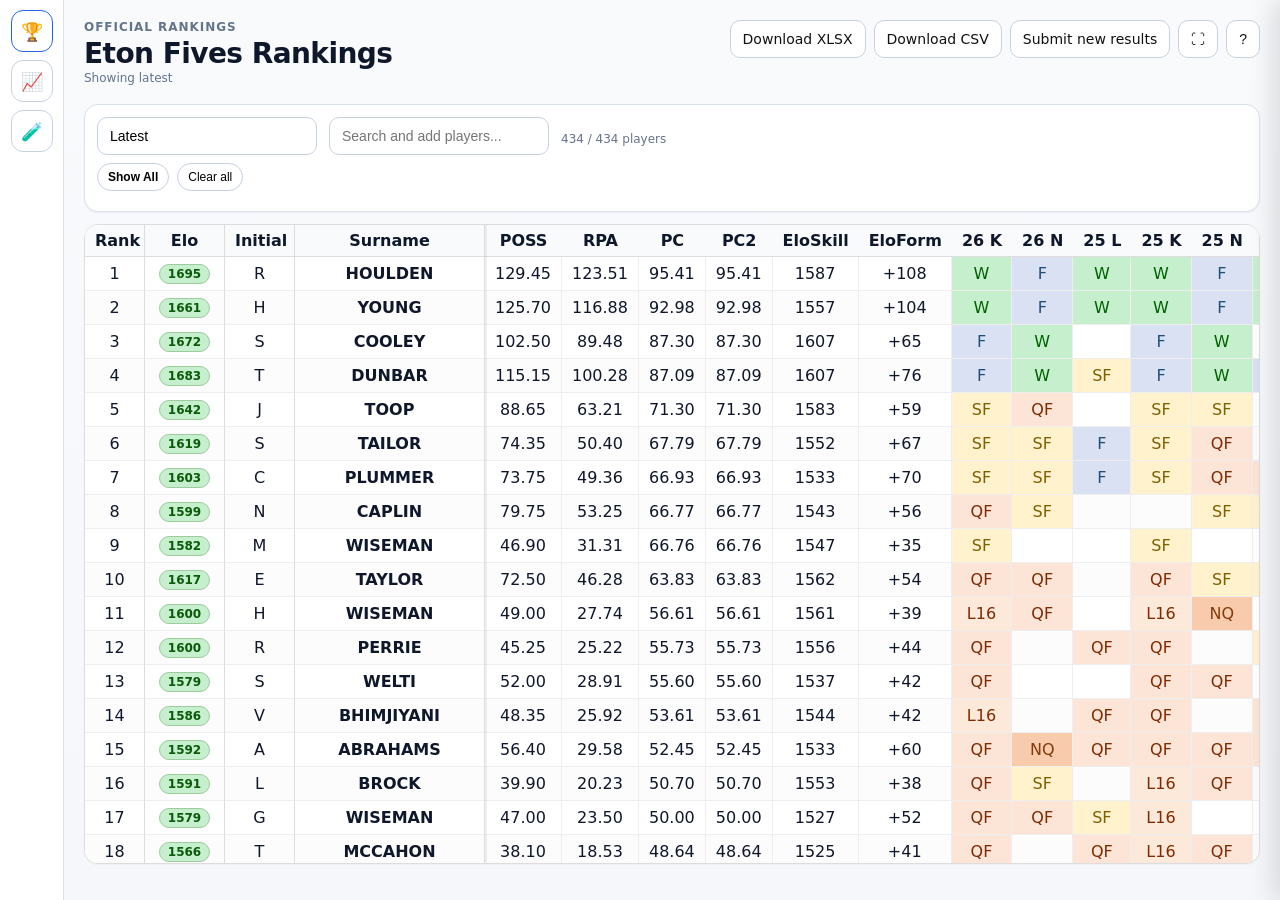
<file: docs/index.html>
<!doctype html>
<html lang="en">
<head>
  <meta charset="utf-8" />
  <meta name="viewport" content="width=device-width,initial-scale=1" />
  <title>Eton Fives Rankings</title>
  <link rel="stylesheet" href="./styles.css" />


  <style>
    body { font-family: system-ui, -apple-system, Segoe UI, Roboto, Arial, sans-serif; margin: 0; }
    header { display:flex; gap:16px; align-items:baseline; justify-content:space-between; flex-wrap:wrap; }
    h1 { margin:0; }
    .meta { color:#555; font-size: 14px; min-height: 20px; }
    .actions { display:flex; gap:12px; flex-wrap:wrap; }
    .actions a, .actions button {
      appearance:none; border:1px solid #ccc; border-radius:10px; padding:10px 12px;
      background:white; cursor:pointer; text-decoration:none; color:#111; font-size:14px;
    }
    .actions a:hover, .actions button:hover { background:#f6f6f6; }
    .note { margin: 12px 0 14px; color:#666; font-size: 14px; line-height:1.4; }
    .small { font-size: 12px; color:#666; margin-top:6px; }
    .controls { display:flex; gap:12px; flex-wrap:wrap; align-items:center; margin: 0 0 12px; }
    .controls input, .controls select {
      appearance:none; border:1px solid #ccc; border-radius:10px; padding:10px 12px;
      background:white; font-size:14px; min-width: 220px;
    }
    .player-filter-bar{ display:flex; gap:8px; flex-wrap:wrap; align-items:center; margin-top:8px; }
    .filter-btn{ appearance:none; border:1px solid #ccc; border-radius:999px; background:#fff; padding:6px 10px; font-size:12px; cursor:pointer; }
    .chip-row{ display:flex; gap:6px; flex-wrap:wrap; margin-top:8px; }
    .chip-btn{ border:1px solid #cfd8e3; border-radius:999px; background:#f8fafc; padding:4px 8px; font-size:12px; cursor:pointer; }
    .suggest-list{ margin-top:8px; border:1px solid #eee; border-radius:10px; max-height:180px; overflow:auto; background:#fff; }
    .suggest-item{ width:100%; text-align:left; border:0; border-bottom:1px solid #f1f1f1; background:#fff; padding:8px 10px; font-size:12px; cursor:pointer; }
    .suggest-item:last-child{ border-bottom:0; }
    .suggest-item:hover{ background:#f8fafc; }
    .segmented { display:inline-flex; border:1px solid #ccc; border-radius:10px; overflow:hidden; }
    .segmented button {
      appearance:none; border:0; background:#fff; padding:10px 12px; cursor:pointer; font-size:14px;
    }
    .segmented button + button { border-left:1px solid #ddd; }
    .segmented button[aria-pressed="true"] { background:#111; color:#fff; }

    .table-wrap{
      border:1px solid #ddd; border-radius:14px; overflow:auto;
      max-height: calc(100vh - 260px);
      box-shadow: 0 1px 2px rgba(0,0,0,0.04);
      -webkit-overflow-scrolling: touch;
    }

    /* Full-screen table mode (mobile landscape helper) */
    body.fullscreen-mode{ margin:0; }
    body.fullscreen-mode .sidebar,
    body.fullscreen-mode .page-header,
    body.fullscreen-mode #controlsCard{ display:none; }
    body.fullscreen-mode .table-wrap{
      position: fixed; inset: 0;
      max-height: 100vh;
      border-radius: 0;
      border: none;
      box-shadow: none;
      background: white;
    }
    body.fullscreen-mode .modal{ max-height: 95vh; }

    table { border-collapse: separate; border-spacing: 0; }
    #rankings{ width: max-content; min-width:100%; background:white; }
    #rankings thead th{
      background:#fafafa;
      border-bottom:1px solid #ddd;
      font-weight:600;
      white-space: nowrap;
      padding: 6px 10px;
      position: sticky; top: 0; z-index: 5;
      cursor: default;
      user-select: none;
      touch-action: manipulation;
    }
    #rankings thead th.sortable { cursor: pointer; }
    #rankings thead th.tournament { cursor: pointer; }
    #rankings td{
      padding: 6px 10px;
      border-right:1px solid #eee;
      border-bottom:1px solid #eee;
      white-space: nowrap;
      background:white;
      text-align: center;
    }
    #rankings tbody tr:nth-child(even) td{ background:#fcfcfc; }

    /* Sticky first 4 columns (Rank, Elo, Initial, Surname) */
    #rankings th:nth-child(1), #rankings td:nth-child(1){
      position: sticky; left: 0; z-index: 6; min-width:60px; max-width:60px;
      border-right:1px solid #ddd;
      font-variant-numeric: tabular-nums;
      background: #fff;
}
    #rankings th:nth-child(2), #rankings td:nth-child(2){
      position: sticky; left: 60px; z-index: 6; min-width:80px; max-width:80px;
      border-right:1px solid #ddd;
      background: #fff;
font-variant-numeric: tabular-nums;
    }
    #rankings th:nth-child(3), #rankings td:nth-child(3){
      position: sticky; left: 140px; z-index: 6; min-width:70px; max-width:70px;
      border-right:1px solid #ddd;
      background: #fff;
font-variant-numeric: tabular-nums;
    }
    #rankings th:nth-child(4), #rankings td:nth-child(4){
      position: sticky; left: 210px; z-index: 6; min-width:190px; max-width:190px;
      border-right:1px solid #ddd;
      font-weight:600;
      background: #fff;
}

/* Colour coding (works on mob

    /* Sticky column layering & row striping fixes (mobile / horizontal scroll) */
    #rankings thead th { position: sticky; top: 0; z-index: 20; background: #f5f5f5; }
    #rankings thead th:nth-child(-n+4){ z-index: 30; } /* top-left corner cells above everything */
    #rankings tbody td:nth-child(-n+4){ background: #fff; }
    #rankings tbody tr:nth-child(even) td:nth-child(-n+4){ background:#fcfcfc; }
    /* subtle separation so overlapping is visually clean */
    #rankings th:nth-child(-n+4), #rankings td:nth-child(-n+4){ box-shadow: 2px 0 0 rgba(0,0,0,0.06); }


/* Colour coding (works on mobile because it's inline classes on TD) */
    .res-W{ background:#c6efce !important; color:#006100 !important; }   /* Winner */
    .res-F{ background:#d9e1f2 !important; color:#1f4e79 !important; }   /* Final */
    .res-SF{ background:#fff2cc !important; color:#7f6000 !important; }  /* Semi */
    .res-QF{ background:#fce4d6 !important; color:#7f2a00 !important; }  /* Quarter */
    .res-L16{ background:#fde9d9 !important; color:#7f2a00 !important; } /* Last 16 */
    .res-NQ{ background:#f8cbad !important; color:#833c0c !important; }  /* Non-qual */
    .res-P{ background:#e7e6e6 !important; color:#444 !important; }      /* P */
    .res-UNK{ background:#f2f2f2 !important; color:#555 !important; font-weight:500; }

    th.sorted-asc::after { content:" ▲"; font-weight:700; }
    th.sorted-desc::after { content:" ▼"; font-weight:700; }
  
    /* Modal for match details */
    .modal-backdrop{
      position: fixed; inset: 0; background: rgba(0,0,0,0.45);
      display:none; align-items:center; justify-content:center;
      padding: 16px; z-index: 1000;
    }
    .modal{
      width: min(720px, 100%);
      max-height: 80vh;
      overflow:auto;
      background: white;
      border-radius: 16px;
      border: 1px solid #ddd;
      box-shadow: 0 10px 30px rgba(0,0,0,0.25);
    }
    .modal header{
      position: sticky; top: 0; z-index: 2;
      background: white;
      padding: 14px 16px;
      border-bottom: 1px solid #eee;
      display:flex; gap:12px; align-items:flex-start; justify-content:space-between;
    }
    .modal h2{ margin:0; font-size: 18px; }
    .modal .close{
      border: 1px solid #ccc; border-radius: 10px; padding: 8px 10px;
      background: white; cursor: pointer; font-size: 14px;
    }
    .modal .content{ padding: 12px 16px 16px; }
    .match-round{ margin: 14px 0 6px; font-weight: 700; }
    .match{
      padding: 10px 12px; border: 1px solid #eee; border-radius: 12px;
      margin: 8px 0; background: #fafafa;
    }
    .match-row{ display:flex; gap:12px; justify-content:space-between; align-items:flex-start; }
    .match-main{ min-width:0; flex:1; }
    .match-metrics{ min-width:140px; text-align:right; }
    .shock-pill{ display:inline-block; border:1px solid #eab308; background:#fef9c3; color:#854d0e; border-radius:999px; padding:2px 8px; font-size:11px; margin-top:4px; }
    .shock-pill.major{ border-color:#dc2626; background:#fee2e2; color:#991b1b; }
    .match .line{ margin: 4px 0; }
    .pill{
      display:inline-block; padding: 2px 8px; border-radius: 999px;
      border: 1px solid #ddd; background: white; font-size: 12px;
      margin-right: 8px;
    }
    .pill-won{ background:#c6efce; border-color:#9ccc9c; color:#0b5a0b; }
    .pill-lost{ background:#f8cbad; border-color:#f3a981; color:#7f2a00; }

    .elo-pill{ font-variant-numeric: tabular-nums; font-weight:700; margin-right:0; }
    .unc-low{ background:#c6efce; border-color:#9ccc9c; color:#0b5a0b; }
    .unc-med{ background:#fff2cc; border-color:#e6d88a; color:#7f6000; }
    .unc-high{ background:#f8cbad; border-color:#f3a981; color:#7f2a00; }


  
    .eloPanel{ border:1px solid #eee; border-radius:12px; padding:10px 12px; margin: 10px 0 12px; background:#fcfcfc; }
    .eloRow{ display:flex; align-items:center; justify-content:space-between; gap:10px; flex-wrap:wrap; }
    .muted{ color:#666; font-size:12px; }
    .peakBtn{ appearance:none; border:1px solid #ccc; background:#fff; border-radius:999px; padding:6px 10px; font-size:12px; cursor:pointer; }

    /* Help modal tabs */
    .tabs{ display:flex; gap:8px; padding: 8px 16px; border-bottom: 1px solid #eee; }
    .tabbtn{
      appearance:none; border:1px solid #ccc; background:#fff;
      border-radius: 999px; padding: 8px 12px; font-size: 13px; cursor:pointer;
    }
    .tabbtn:hover{ background:#f6f6f6; color:#111; }
    .tabbtn[aria-selected="true"]{ border-color:#111; background:#111; color:#fff; font-weight:600; }
    .tabbtn[aria-selected="true"]:hover{ background:#1a73e8 !important; color:#fff; }
    .tabpanel{ display:none; padding: 12px 16px 16px; }
    .tabpanel.active{ display:block; }
    .tabpanel h3{ margin: 10px 0 6px; font-size: 15px; }
    .tabpanel ul{ margin: 6px 0 10px 18px; }
    .tabpanel code{ background:#f2f2f2; padding:2px 6px; border-radius:6px; }

    .peakBtn:hover{ background:#f6f6f6; }
    .sparkWrap{ margin-top:8px; }
    .sparkSvg{ width: 200px; height: 44px; display:block; }

    /* Player drawer */
    .drawer-backdrop{
      position: fixed; inset: 0; background: rgba(0,0,0,0.35);
      display:none; z-index: 900;
    }
    .player-drawer{
      position: fixed; top: 0; right: 0; height: 100vh; width: min(440px, 95vw);
      background:#fff; border-left:1px solid #ddd; box-shadow: -8px 0 24px rgba(0,0,0,.12);
      transform: translateX(100%); transition: transform .2s ease; z-index: 901;
      display:flex; flex-direction:column;
    }
    .player-drawer.open { transform: translateX(0); }
    .player-drawer header { padding: 12px 14px; border-bottom:1px solid #eee; }
    .player-drawer .body { padding: 12px 14px 16px; overflow:auto; }
    .metric-grid { display:grid; grid-template-columns: repeat(2, minmax(0,1fr)); gap:8px; }
    .metric { border:1px solid #eee; border-radius:10px; padding:8px; background:#fafafa; }
    .metric .k { font-size:12px; color:#666; }
    .metric .v { font-weight:700; }
    .recent-strip { display:flex; gap:6px; flex-wrap:wrap; margin-top:8px; }
    .chip { border:1px solid #ddd; border-radius:999px; padding:2px 8px; font-size:12px; background:#fff; }
    .drawer-actions { display:flex; gap:8px; flex-wrap:wrap; margin-top:10px; }
    .drawer-actions button { appearance:none; border:1px solid #ccc; border-radius:10px; background:#fff; padding:8px 10px; cursor:pointer; }
    .compare-row { display:flex; gap:8px; flex-wrap:wrap; margin-top:10px; align-items:center; }
    .compare-row select { flex:1 1 220px; min-width: 180px; }

  </style>
</head>

<body class="app-shell">
  <div class="dashboard-shell">
    <aside class="sidebar" aria-label="Primary navigation">
      <a class="sidebar-link" href="./index.html" aria-current="page" title="Rankings" aria-label="Rankings">🏆</a>
      <a class="sidebar-link" href="./graph.html" title="Graph" aria-label="Graph">📈</a>
      <a class="sidebar-link" href="./debug.html" title="Elo Explorer" aria-label="Elo Explorer">🧪</a>
    </aside>

    <main class="dashboard-main">
      <header class="page-header">
        <div>
          <div class="page-eyebrow">Official Rankings</div>
          <div class="row" style="gap:8px; align-items:center;"><h1>Eton Fives Rankings</h1></div>
          <div class="meta page-subtitle" id="status">Loading…</div>
        </div>
        <div class="actions header-tools">
          <a href="./downloads/rankings_latest.xlsx" download>Download XLSX</a>
          <a href="./downloads/rankings_latest.csv" download>Download CSV</a>
          <a
            href="https://github.com/thatchersj/rank-the-fives/issues/new?template=submit_results.yml&title=New%20tournament%20results&labels=recalculate"
            target="_blank" rel="noopener"
          >Submit new results</a>
          <button id="fsBtn" type="button" title="Full screen" aria-label="Toggle full screen">⛶</button>
          <button id="helpBtn" type="button" title="Help" aria-label="Help">?</button>
        </div>
      </header>

  <div class="section-card" id="controlsCard">
    <div class="controls" style="margin:0;">
      <select id="snapshotSelect" aria-label="As of tournament"></select>
      <input id="searchBox" type="search" placeholder="Search and add players..." autocomplete="off" />
      <span class="small" id="count"></span>
    </div>
    <div id="playerSuggest" class="suggest-list" style="display:none;"></div>
    <div class="player-filter-bar">
      <button id="btnShowAllPlayers" class="filter-btn" type="button">Show all</button>
      <button id="btnClearPlayerFilter" class="filter-btn" type="button">Clear all</button>
    </div>
    <div id="playerChipRow" class="chip-row"></div>
  </div>

  <div class="table-wrap" id="tableWrap">
    <table id="rankings">
      <thead><tr id="theadRow"></tr></thead>
      <tbody></tbody>
    </table>
  </div>

  <noscript>
    <p><b>This page needs JavaScript enabled</b> to load rankings.</p>
  </noscript>
    </main>
  </div>

  <script>
    (function(){
      const TWO_DP_COLS = new Set(["poss","rpa","pc","pc2"]);
function formatMaybe2dp(col, val){
  if (!TWO_DP_COLS.has(String(col).toLowerCase())) return val;
  if (val === null || val === undefined || val === "") return val;
  const num = Number(val);
  if (!Number.isFinite(num)) return val;
  return num.toFixed(2);
}


function displayResultValue(val){
  // Hide 'P' results in the table (treat as blank)
  if (val === "P" || val === "p") return "";
  return val;
}

const statusEl = document.getElementById("status");
      const countEl = document.getElementById("count");
      const searchBox = document.getElementById("searchBox");
      const snapshotSelect = document.getElementById('snapshotSelect');
      const theadRow = document.getElementById("theadRow");
      const tbody = document.querySelector("#rankings tbody");
      const table = document.getElementById("rankings");
      const suggestEl = document.getElementById("playerSuggest");
      const chipRowEl = document.getElementById("playerChipRow");
      const btnShowAllPlayers = document.getElementById("btnShowAllPlayers");
      const btnClearPlayerFilter = document.getElementById("btnClearPlayerFilter");
      const RANKINGS_VIEW_KEY = "rankingsViewState_v1";
      let SHOW_ALL_PLAYERS = true;
      let PLAYER_FILTER = new Set();

      function readRankingsViewState(){
        try { return JSON.parse(localStorage.getItem(RANKINGS_VIEW_KEY) || "null"); } catch(e){ return null; }
      }
      function saveRankingsViewState(){
        const state = {
          snapshot: snapshotSelect ? snapshotSelect.value : "latest",
          search: searchBox ? searchBox.value : "",
          selectedPlayers: Array.from(PLAYER_FILTER),
          showAllPlayers: !!SHOW_ALL_PLAYERS
        };
        try { localStorage.setItem(RANKINGS_VIEW_KEY, JSON.stringify(state)); } catch(e){}
      }
      function rowPlayerKeyFromCells(tr){
        const cols = window.__CURRENT_COLS__ || [];
        const idxInit = cols.indexOf("Initial");
        const idxSur = cols.indexOf("Surname");
        const init = (tr.children[idxInit]?.textContent || "").trim().toUpperCase();
        const sur = (tr.children[idxSur]?.textContent || "").trim().toUpperCase();
        return (init && sur) ? `${init}|${sur}` : null;
      }
      function playerOptionsFromRows(){
        const out = [];
        for (const tr of Array.from(tbody.querySelectorAll("tr"))){
          const key = rowPlayerKeyFromCells(tr);
          if (!key) continue;
          out.push({ key, label: toPlayerLabel(key) });
        }
        out.sort((a,b)=>a.label.localeCompare(b.label));
        return out;
      }
      function renderPlayerChips(){
        if (!chipRowEl) return;
        chipRowEl.innerHTML = "";
        const keys = Array.from(PLAYER_FILTER).sort((a,b)=>toPlayerLabel(a).localeCompare(toPlayerLabel(b)));
        keys.forEach(k => {
          const b = document.createElement("button");
          b.className = "chip-btn";
          b.type = "button";
          b.textContent = `${toPlayerLabel(k)} ×`;
          b.addEventListener("click", ()=>{
            PLAYER_FILTER.delete(k);
            if (!PLAYER_FILTER.size) SHOW_ALL_PLAYERS = true;
            applySearchFilter();
            renderPlayerChips();
            saveRankingsViewState();
          });
          chipRowEl.appendChild(b);
        });
      }
      function renderPlayerSuggest(){
        if (!suggestEl) return;
        const q = (searchBox.value || "").trim().toLowerCase();
        const opts = playerOptionsFromRows();
        const matches = opts.filter(o => !PLAYER_FILTER.has(o.key) && (!q || o.label.toLowerCase().includes(q))).slice(0, 20);
        suggestEl.innerHTML = "";
        if (!q || !matches.length){
          suggestEl.style.display = "none";
          return;
        }
        matches.forEach(o => {
          const b = document.createElement("button");
          b.className = "suggest-item";
          b.type = "button";
          b.textContent = o.label;
          b.addEventListener("click", ()=>{
            PLAYER_FILTER.add(o.key);
            SHOW_ALL_PLAYERS = false;
            searchBox.value = "";
            renderPlayerSuggest();
            renderPlayerChips();
            applySearchFilter();
            saveRankingsViewState();
          });
          suggestEl.appendChild(b);
        });
        suggestEl.style.display = "";
      }
      function applySearchFilter(){
        const rows = Array.from(tbody.querySelectorAll("tr"));
        let shown = 0;
        rows.forEach(tr => {
          const pkey = rowPlayerKeyFromCells(tr);
          const ok = SHOW_ALL_PLAYERS || (PLAYER_FILTER.size > 0 && pkey && PLAYER_FILTER.has(pkey));
          tr.style.display = ok ? "" : "none";
          if (ok) shown++;
        });
        if (btnShowAllPlayers) {
          btnShowAllPlayers.textContent = SHOW_ALL_PLAYERS ? "Show All" : "Filter";
          btnShowAllPlayers.style.fontWeight = "700";
        }
        countEl.textContent = `${shown} / ${rows.length} players`;
      }
      function setupPlayerFilterControls(){
        if (btnShowAllPlayers){
          btnShowAllPlayers.addEventListener("click", () => {
            SHOW_ALL_PLAYERS = !SHOW_ALL_PLAYERS;
            applySearchFilter();
            saveRankingsViewState();
          });
        }
        if (btnClearPlayerFilter){
          btnClearPlayerFilter.addEventListener("click", () => {
            PLAYER_FILTER = new Set();
            SHOW_ALL_PLAYERS = true;
            renderPlayerChips();
            renderPlayerSuggest();
            applySearchFilter();
            saveRankingsViewState();
          });
        }
      }
      function setUrlParam(k, v){
        const u = new URL(window.location.href);
        if (v === null || v === undefined || v === "") u.searchParams.delete(k);
        else u.searchParams.set(k, String(v));
        history.replaceState(null, "", u.toString());
      }
      function getUrlParam(k){ return new URL(window.location.href).searchParams.get(k); }
      function toPlayerLabel(playerKey){
        const [iniRaw, surRaw] = String(playerKey || '').split('|');
        const ini = String(iniRaw || '').trim();
        const sur = String(surRaw || '').trim();
        if (!ini || !sur) return String(playerKey || '');
        return `${ini}.${sur.slice(0,1)}${sur.slice(1).toLowerCase()}`;
      }
      function setStatus(v){ if (statusEl) statusEl.textContent = String(v ?? ''); }
      function getStatus(){ return statusEl ? String(statusEl.textContent || '') : ''; }
      function getDrawerEls(){
        return {
          drawer: document.getElementById('playerDrawer'),
          backdrop: document.getElementById('playerDrawerBackdrop'),
          closeBtn: document.getElementById('playerDrawerClose'),
          title: document.getElementById('playerDrawerTitle'),
          sub: document.getElementById('playerDrawerSub'),
          body: document.getElementById('playerDrawerBody'),
        };
      }

      function normalizeResult(v) {
        const s = (v ?? "").toString().trim().toUpperCase();
        if (!s || s === "P") return "";
        return s.replace(/\s+/g, ""); // "L 16" -> "L16"
      }
      function resultClass(v) {
        const key = normalizeResult(v);
        if (!key) return null;
        if (["W","F","SF","QF","NQ","L16","P"].includes(key)) return "res-" + key;
        return "res-UNK";
      }
            function uncertaintyClass(sigma){
        const s = Number(sigma);
        if (!Number.isFinite(s)) return 'unc-med';
        if (s < 140) return 'unc-low';
        if (s < 250) return 'unc-med';
        return 'unc-high';
      }

function looksLikeResultColumn(colName) {
        // expected like "13 N" / "13N" / "13 K" etc
        return /^\d{2}\s*[NKL]$/i.test(colName.trim().replace(/\s+/g, " "));
      }

      async function loadData() {
        // IMPORTANT: relative to the current page URL (works on GH Pages project sites)
        const latestUrl = new URL("data/rankings_latest.json", window.location.href);
        const resLatest = await fetch(latestUrl.toString(), { cache: "no-store" });
        if (!resLatest.ok) throw new Error(`Failed to load ${latestUrl} (${resLatest.status} ${resLatest.statusText})`);
        const latest = await resLatest.json();
        if (!Array.isArray(latest) || latest.length === 0) throw new Error("No data found in rankings_latest.json");

        // Snapshots (optional)
        let snapshots = null;
        try {
          const snapsUrl = new URL("data/rankings_snapshots.json", window.location.href);
          const resSnaps = await fetch(snapsUrl.toString(), { cache: "no-store" });
          if (resSnaps.ok) snapshots = await resSnaps.json();
        } catch (e) {
          console.warn('No rankings_snapshots.json', e);
        }

        return { latest, snapshots };
      }

      async function loadMatches() {
        const url = new URL("data/matches_latest.json", window.location.href);
        const res = await fetch(url.toString(), { cache: "no-store" });
        if (!res.ok) {
          console.warn("No matches_latest.json", res.status, res.statusText);
          return null;
        }
        return await res.json();
      }

      function render(data) {
        window.__CURRENT_RENDER_DATA = data;
        // Build a stable column order:
        // Rank, Elo, Initial, Surname, POSS/RPA/PC/PC2, EloSkill/EloForm, then tournament columns (most recent first)
        const allCols = Object.keys(data[0] || {});
        const base = ["Rank","Elo","Initial","Surname","POSS","RPA","PC","PC2","EloSkill","EloForm"];
        const baseCols = base.filter(c => allCols.includes(c));

        const tourCols = allCols
          .filter(c => looksLikeResultColumn(c))
          .sort((a,b) => {
            const pa = a.trim().replace(/\s+/g,' ').split(' ');
            const pb = b.trim().replace(/\s+/g,' ').split(' ');
            const ya = parseInt(pa[0],10); const yb = parseInt(pb[0],10);
            const oa = ({N:0,K:1,L:2})[(pa[1]||'').toUpperCase()] ?? 9;
            const ob = ({N:0,K:1,L:2})[(pb[1]||'').toUpperCase()] ?? 9;
            // most recent first
            if (ya !== yb) return yb - ya;
            return ob - oa;
          });

        // Keep EloSigma available for pill colour but don't show as a column
        const cols = [...baseCols, ...tourCols].filter(c => c !== "EloSigma");
        window.__CURRENT_COLS__ = cols;
        theadRow.innerHTML = "";
        tbody.innerHTML = "";

        cols.forEach(c => {
          const th = document.createElement("th");
          th.textContent = c;

          if (!looksLikeResultColumn(c)) {
            th.classList.add("sortable");
          } else {
            th.classList.add("tournament");
          }

          theadRow.appendChild(th);
        });

        const resultCols = new Set(cols.filter(looksLikeResultColumn));

        data.forEach(row => {
          const tr = document.createElement("tr");
          tr.tabIndex = 0;
          cols.forEach(c => {
            const td = document.createElement("td");
            const val = row[c] ?? "";
            const displayVal = formatMaybe2dp(c, val);
            if (c === "Elo") {
              const pill = document.createElement("span");
              pill.className = `pill elo-pill ${uncertaintyClass(row["EloSigma"])}`;
              pill.textContent = (val === null || val === undefined || val === "") ? "" : String(Math.round(Number(val)));
              td.appendChild(pill);
            } else if (c === "EloSkill") {
              const num = Number(val);
              td.textContent = Number.isFinite(num) ? String(Math.round(num)) : "";
            } else if (c === "EloForm") {
              const num = Number(val);
              if (Number.isFinite(num)) {
                const r = Math.round(num);
                td.textContent = (r > 0 ? "+" : "") + String(r);
              } else {
                td.textContent = "";
              }
            } else {
              td.textContent = displayVal;
            }

            if (resultCols.has(c)) {
              td.classList.add("result-cell");
          td.textContent = displayResultValue(td.textContent);

              const cls = resultClass(val);
              if (cls) td.classList.add(cls);
            }
            tr.appendChild(td);
          });
          tbody.appendChild(tr);
        });

        countEl.textContent = `${data.length} players`;
      }

      function getRowPlayerKey(tr){
        const cols = window.__CURRENT_COLS__ || [];
        const iI = cols.indexOf('Initial');
        const iS = cols.indexOf('Surname');
        if (iI < 0 || iS < 0) return null;
        const ini = (tr.children[iI]?.textContent || '').trim().toUpperCase();
        const sur = (tr.children[iS]?.textContent || '').trim().toUpperCase();
        if (!ini || !sur) return null;
        return `${ini}|${sur}`;
      }

      function closePlayerDrawer(){
        const { drawer, backdrop } = getDrawerEls();
        if (!drawer || !backdrop) return;
        drawer.classList.remove('open');
        backdrop.style.display = 'none';
      }

      function getRankMovement(playerKey){
        const rows = window.__CURRENT_RENDER_DATA || [];
        const cur = rows.find(r => `${String(r.Initial||'').toUpperCase()}|${String(r.Surname||'').toUpperCase()}` === playerKey);
        if (!cur) return null;
        const curRank = Number(cur.Rank);
        if (!Number.isFinite(curRank)) return null;
        const v = snapshotSelect?.value || 'latest';
        const snaps = window.__SNAPS_CHRONO || [];
        let prev = null;
        if (v === 'latest') prev = snaps.length ? snaps[snaps.length - 1] : null;
        else {
          const i = snaps.findIndex(s => s.key === v);
          prev = (i > 0) ? snaps[i - 1] : null;
        }
        if (!prev || !Array.isArray(prev.records)) return null;
        const pr = prev.records.find(r => `${String(r.Initial||'').toUpperCase()}|${String(r.Surname||'').toUpperCase()}` === playerKey);
        if (!pr) return null;
        const prevRank = Number(pr.Rank);
        if (!Number.isFinite(prevRank)) return null;
        const delta = prevRank - curRank;
        if (delta > 0) return `▲${delta}`;
        if (delta < 0) return `▼${Math.abs(delta)}`;
        return '—';
      }

      function openPlayerDrawer(playerKey){
        const { drawer, backdrop, title, sub, body } = getDrawerEls();
        if (!drawer || !backdrop || !title || !sub || !body) return;

        const rows = window.__CURRENT_RENDER_DATA || [];
        const row = rows.find(r => `${String(r.Initial||'').toUpperCase()}|${String(r.Surname||'').toUpperCase()}` === playerKey);
        if (!row) return;
        window.__SELECTED_PLAYER_KEY__ = playerKey;
        setUrlParam('player', playerKey);

        const rankMove = getRankMovement(playerKey) || '—';
        title.textContent = `${row.Initial}. ${String(row.Surname||'').slice(0,1)}${String(row.Surname||'').slice(1).toLowerCase()}`;
        sub.textContent = `Rank #${row.Rank ?? ''} · Elo ${Number.isFinite(Number(row.Elo)) ? Math.round(Number(row.Elo)) : ''} · ${rankMove}`;

        const metrics = [
          ['PC2', row.PC2], ['PC', row.PC], ['POSS', row.POSS], ['RPA', row.RPA], ['Played', row.Played], ['MissedLast', row.MissedLast]
        ].map(([k,v]) => `<div class="metric"><div class="k">${k}</div><div class="v">${formatMaybe2dp(String(k).toLowerCase(), v ?? '')}</div></div>`).join('');

        const cols = window.__CURRENT_COLS__ || [];
        const recentCols = cols.filter(c => /^\d{2}\s*[NKL]$/i.test(String(c))).slice(0,5);
        const recent = recentCols.map(c => {
          const rv = row[c] || '';
          const cls = resultClass(rv) || '';
          return `<span class="chip ${cls}">${escapeHtml(c)}: ${escapeHtml(displayResultValue(String(rv||'')) || '—')}</span>`;
        }).join('');

        const snaps = window.__SNAPS_CHRONO || [];
        const eloSeries = [];
        const rankSeries = [];
        for (const s of snaps){
          const r = (s.records || []).find(rr => `${String(rr.Initial||'').toUpperCase()}|${String(rr.Surname||'').toUpperCase()}` === playerKey);
          if (!r) continue;
          if (Number.isFinite(Number(r.Elo))) eloSeries.push(Number(r.Elo));
          if (Number.isFinite(Number(r.Rank))) rankSeries.push(Number(r.Rank));
        }
        if (Number.isFinite(Number(row.Elo))) eloSeries.push(Number(row.Elo));
        if (Number.isFinite(Number(row.Rank))) rankSeries.push(Number(row.Rank));

        const eloSpark = buildSparkline(eloSeries, {w: 260, h: 52, pad: 5});
        const rankSpark = buildSparkline(rankSeries.map(v => -v), {w: 260, h: 52, pad: 5});

        body.innerHTML = `
          <div class="metric-grid">${metrics}</div>
          <div style="margin-top:10px;"><b>Recent results</b><div class="recent-strip">${recent || '<span class="small">No recent results</span>'}</div></div>
          <div style="margin-top:12px;"><b>Trend</b><div class="small">Elo</div>${eloSpark}<div class="small" style="margin-top:8px;">Rank (improvement rises)</div>${rankSpark}</div>
          <div style="margin-top:12px;"><b>Compare</b>
            <div class="compare-row">
              <select id="drawerCompareSelect" aria-label="Compare with player">
                <option value="">Choose player…</option>
              </select>
              <button type="button" id="drawerCompareBtn">Compare in trends</button>
            </div>
          </div>
          <div class="drawer-actions">
            <button type="button" id="drawerOpenTrends">Open full trends</button>
            <button type="button" id="drawerCopyLink">Copy link</button>
          </div>
        `;

        const cmpSel = body.querySelector('#drawerCompareSelect');
        if (cmpSel) {
          const keys = (window.__CURRENT_RENDER_DATA || [])
            .map(r => `${String(r.Initial||'').toUpperCase()}|${String(r.Surname||'').toUpperCase()}`)
            .filter(k => k && k !== playerKey);
          const uniq = Array.from(new Set(keys)).sort((a,b) => toPlayerLabel(a).localeCompare(toPlayerLabel(b)));
          for (const k of uniq){
            const opt = document.createElement('option');
            opt.value = k;
            opt.textContent = toPlayerLabel(k);
            cmpSel.appendChild(opt);
          }
        }

        body.querySelector('#drawerOpenTrends')?.addEventListener('click', () => {
          const u = new URL('./graph.html', window.location.href);
          u.searchParams.set('players', playerKey);
          const snap = snapshotSelect?.value || 'latest';
          if (snap !== 'latest') { u.searchParams.set('from', snap); u.searchParams.set('to', snap); }
          window.location.href = u.toString();
        });
        body.querySelector('#drawerCompareBtn')?.addEventListener('click', () => {
          const other = body.querySelector('#drawerCompareSelect')?.value || '';
          if (!other) return;
          const u = new URL('./graph.html', window.location.href);
          u.searchParams.set('players', `${playerKey},${other}`);
          const snap = snapshotSelect?.value || 'latest';
          if (snap !== 'latest') { u.searchParams.set('from', snap); u.searchParams.set('to', snap); }
          window.location.href = u.toString();
        });
        body.querySelector('#drawerCopyLink')?.addEventListener('click', async () => {
          try { await navigator.clipboard.writeText(window.location.href); } catch(e) {}
        });

        backdrop.style.display = 'block';
        drawer.classList.add('open');
      }

      function attachRowClicks(){ /* intentionally disabled */ }

      function getCellValue(row, idx) {
        const td = row.children[idx];
        return td ? td.textContent.trim() : "";
      }

      function detectType(val) {
        const n = Number(val);
        if (!isNaN(n) && val !== "") return "number";
        return "string";
      }

      function sortBy(colIdx, asc) {
        const rows = Array.from(tbody.querySelectorAll("tr"));
        const type = detectType(getCellValue(rows[0], colIdx));
        rows.sort((a,b) => {
          const va = getCellValue(a,colIdx);
          const vb = getCellValue(b,colIdx);
          if (type === "number") {
            return asc ? (Number(va)-Number(vb)) : (Number(vb)-Number(va));
          }
          return asc ? va.localeCompare(vb) : vb.localeCompare(va);
        });
        rows.forEach(r => tbody.appendChild(r));
      }

      function enableSortAndSearch() {
        let currentSort = { idx: 0, asc: true };

        theadRow.addEventListener("click", (ev) => {
          const th = ev.target.closest("th");
          if (!th) return;
          const idx = Array.from(theadRow.children).indexOf(th);
          if (idx < 0) return;

          const headerText = (th.textContent || "").trim();
          const norm = headerText.toString().replace(/\s+/g," ").trim();
          const isTournament = looksLikeResultColumn(norm);

          if (isTournament) {
            openTournamentDrawFromHeaderText(headerText);
            return;
          }

          // Normal sortable columns
          const asc = (currentSort.idx === idx) ? !currentSort.asc : true;
          currentSort = { idx, asc };

          Array.from(theadRow.children).forEach(h => h.classList.remove("sorted-asc","sorted-desc"));
          th.classList.add(asc ? "sorted-asc" : "sorted-desc");

          sortBy(idx, asc);
        });

        searchBox.addEventListener("input", () => {
          renderPlayerSuggest();
          saveRankingsViewState();
        });

        // Default sort by Rank (column 1 at top)
        sortBy(0, true);
      }

      
      function openMatchModal(title, sub, bodyHtml) {
        const backdrop = document.getElementById("matchModalBackdrop");
        const titleEl = document.getElementById("matchModalTitle");
        const subEl = document.getElementById("matchModalSub");
        const bodyEl = document.getElementById("matchModalBody");
        titleEl.textContent = title;
        subEl.textContent = sub || "";
        bodyEl.innerHTML = bodyHtml || "";
        // Peak Elo toggle (if present)
        const peakBtn = bodyEl.querySelector('[data-peak-toggle="1"]');
        if (peakBtn) {
          peakBtn.addEventListener('click', () => {
            const vEl = bodyEl.querySelector('.eloValue');
            const subEl2 = bodyEl.querySelector('.eloSub');
            if (!vEl) return;
            const cur = vEl.getAttribute('data-current');
            const peak = vEl.getAttribute('data-peak');
            const peakLabel = vEl.getAttribute('data-peaklabel') || '';
            const showing = vEl.getAttribute('data-showing') || 'current';
            if (showing === 'current') {
              vEl.textContent = peak !== null ? peak : (vEl.textContent || '');
              vEl.setAttribute('data-showing','peak');
              peakBtn.textContent = 'Show current';
              if (subEl2) subEl2.textContent = peakLabel ? `Peak at ${peakLabel}` : 'Peak';
            } else {
              vEl.textContent = cur !== null ? cur : (vEl.textContent || '');
              vEl.setAttribute('data-showing','current');
              peakBtn.textContent = 'Show peak';
              if (subEl2) subEl2.textContent = 'Current';
            }
          });
        }
        backdrop.style.display = "flex";
        backdrop.setAttribute("aria-hidden", "false");
      }

      function eloWinProb(teamA, teamB){
        const d = Number(teamA) - Number(teamB);
        if (!Number.isFinite(d)) return null;
        return 1 / (1 + Math.pow(10, -d / 400));
      }

      const SET_DECISIVENESS = 1.2; // >1 => stronger pair more likely to win 3-0/3-1 than 3-2

      function bo5WinProbFromSetProb(p){
        // Best-of-5 (first to 3): P(win match)
        return (10 * Math.pow(p, 3)) - (15 * Math.pow(p, 4)) + (6 * Math.pow(p, 5));
      }

      function inferSetProbFromMatchProb(pMatch){
        const pm = Math.max(0.001, Math.min(0.999, Number(pMatch)));
        let lo = 0.001, hi = 0.999;
        for (let i = 0; i < 32; i++) {
          const mid = (lo + hi) / 2;
          const pmid = bo5WinProbFromSetProb(mid);
          if (pmid < pm) lo = mid;
          else hi = mid;
        }
        return (lo + hi) / 2;
      }

      function sharpenSetProb(pSet, k){
        const p = Math.max(0.001, Math.min(0.999, Number(pSet)));
        const logit = Math.log(p / (1 - p));
        const sharp = 1 / (1 + Math.exp(-(k * logit)));
        return Math.max(0.001, Math.min(0.999, sharp));
      }

      function expectedSetScore(pWin){
        if (!Number.isFinite(pWin)) return "—";
        // Convert viewed-side match win probability into set win probability,
        // then derive BO5 scoreline probabilities.
        let pSet = inferSetProbFromMatchProb(pWin);
        pSet = sharpenSetProb(pSet, SET_DECISIVENESS);
        const q = 1 - pSet;

        const probs = [
          { s: "3-0", p: Math.pow(pSet, 3) },
          { s: "3-1", p: 3 * Math.pow(pSet, 3) * q },
          { s: "3-2", p: 6 * Math.pow(pSet, 3) * Math.pow(q, 2) },
          { s: "2-3", p: 6 * Math.pow(q, 3) * Math.pow(pSet, 2) },
          { s: "1-3", p: 3 * Math.pow(q, 3) * pSet },
          { s: "0-3", p: Math.pow(q, 3) },
        ];

        probs.sort((a,b) => b.p - a.p);
        return probs[0]?.s || "—";
      }
      function shockLabel(pWinner){
        if (!Number.isFinite(pWinner)) return "";
        if (pWinner < 0.20) return `<div class=\"shock-pill major\">Major shock</div>`;
        if (pWinner < 0.35) return `<div class=\"shock-pill\">Shock</div>`;
        return "";
      }

      function scoreForViewedPlayer(rawScore, won){
        const s = (rawScore || "").toString().trim();
        if (!s || won) return s;
        // When viewing from the losing side, swap all score pairs so the
        // displayed match score and set scores are from the viewed player's perspective.
        return s.replace(/(\d+)\s*-\s*(\d+)/g, (_, a, b) => `${b}-${a}`);
      }

      function closeMatchModal() {
        const backdrop = document.getElementById("matchModalBackdrop");
        backdrop.style.display = "none";
        backdrop.setAttribute("aria-hidden", "true");
      }

      function escapeHtml(s) {
        return (s ?? "").toString()
          .replace(/&/g, "&amp;")
          .replace(/</g, "&lt;")
          .replace(/>/g, "&gt;")
          .replace(/"/g, "&quot;")
          .replace(/'/g, "&#039;");
      }

      
      
      function buildSparkline(values, opts){
        const w = (opts && opts.w) ? opts.w : 200;
        const h = (opts && opts.h) ? opts.h : 44;
        const pad = (opts && opts.pad) ? opts.pad : 4;
        const vals = (Array.isArray(values) ? values : []).map(v => Number(v)).filter(v => Number.isFinite(v));
        if (vals.length < 2){
          return `<svg class="sparkSvg" viewBox="0 0 ${w} ${h}" role="img" aria-label="Form sparkline"></svg>`;
        }
        const minV = Math.min(...vals);
        const maxV = Math.max(...vals);
        const rng = (maxV - minV) || 1;
        const n = vals.length;
        const xStep = (w - 2*pad) / (n - 1);
        const pts = vals.map((v,i)=>{
          const x = pad + i * xStep;
          const y = pad + (maxV - v) * ((h - 2*pad) / rng);
          return `${x.toFixed(2)},${y.toFixed(2)}`;
        }).join(" ");
        // Optional 0-baseline if within range
        let zeroLine = "";
        if (minV < 0 && maxV > 0){
          const y0 = pad + (maxV - 0) * ((h - 2*pad) / rng);
          zeroLine = `<line x1="${pad}" y1="${y0.toFixed(2)}" x2="${(w-pad)}" y2="${y0.toFixed(2)}" stroke="#ddd" stroke-width="1"/>`;
        }
        return `<svg class="sparkSvg" viewBox="0 0 ${w} ${h}" role="img" aria-label="Form sparkline">`
          + zeroLine
          + `<polyline points="${pts}" fill="none" stroke="#333" stroke-width="1.5" stroke-linecap="round" stroke-linejoin="round"/>`
          + `</svg>`;
      }


      function normaliseHeader(s){
        return (s ?? "").toString().replace(/\s+/g," ").trim().toUpperCase();
      }

      function openTournamentDrawFromHeaderText(headerText){
        const matchesData = window.__MATCHES_DATA__;
        if (!matchesData || !matchesData.tournaments) return;

        const norm = normaliseHeader(headerText);

        // Prefer direct lookup by header text, then try colToKey mapping if present
        let tourn =
          matchesData.tournaments[norm] ||
          matchesData.tournaments[norm.replace(/\s+/g, "")] ||
          null;

        if (!tourn && matchesData.colToKey) {
          const key = matchesData.colToKey[norm] || matchesData.colToKey[norm.replace(/\s+/g, "")];
          tourn = key ? matchesData.tournaments[key] : null;
        }

        if (!tourn) return;

        const title = `${tourn.tournament}`;
        const subtitle = `Draw`;

        const eloMap = new Map();
        for (const r of (window.__CURRENT_RENDER_DATA || [])) {
          const k = `${String(r.Initial||'').toUpperCase()}|${String(r.Surname||'').toUpperCase()}`;
          const v = Number(r.Elo);
          if (k && Number.isFinite(v)) eloMap.set(k, v);
        }

        function renderDrawMatchCard(m){
          const wKeys = Array.isArray(m.winners) ? m.winners : [];
          const lKeys = Array.isArray(m.losers) ? m.losers : [];
          const wE = wKeys.map(k => eloMap.get(k)).filter(Number.isFinite);
          const lE = lKeys.map(k => eloMap.get(k)).filter(Number.isFinite);
          const wTeamElo = wE.length ? wE.reduce((a,b)=>a+b,0) : NaN;
          const lTeamElo = lE.length ? lE.reduce((a,b)=>a+b,0) : NaN;
          const pWinner = eloWinProb(wTeamElo, lTeamElo);
          const expScore = expectedSetScore(pWinner);
          const shock = shockLabel(pWinner);
          const score = (m.score || "").toString().trim();
          return `<div class="match">`
            + `<div class="match-row">`
            + `<div class="match-main">`
            + `<div class="line"><b>${escapeHtml(m.winnerTeam || "")}</b> beat ${escapeHtml(m.loserTeam || "")}</div>`
            + (score ? `<div class="line">${escapeHtml(score)}</div>` : ``)
            + `</div>`
            + `<div class="match-metrics"><div class="small">Win% ${Number.isFinite(pWinner) ? Math.round(pWinner*100) + '%' : '—'}</div><div class="small">Expected ${expScore}</div>${shock}</div>`
            + `</div>`
            + `</div>`;
        }

        const order = ["L16", "QF", "SF", "F"];
        const byRound = {};
        for (const m of (tourn.matches || [])){
          const r = m.round || "Other";
          (byRound[r] ||= []).push(m);
        }
        let body = "";
        let first = 1;

        const nqTeams = Array.isArray(tourn.nqTeams) ? tourn.nqTeams : [];
        if (nqTeams.length){
          body += `<div class="match-round">Non-Qualifiers</div>`;
          body += `<div class="match">`;
          for (const t of nqTeams){
            if (!t.team) continue;
            if (first === 1){
               first = 0
            } else {
               body += `<br>`;
            }
            body += `<span class="pill">${escapeHtml(t.team)}</span>`;
          }
          body += `</div>`;
        }

          const roundNames = { L16: "Last 16", QF: "Quarter-Finals", SF: "Semi-Finals", F: "Final" };
        for (const r of order){
          const list = byRound[r] || [];
          if (!list.length) continue;
          body += `<div class="match-round">${escapeHtml(roundNames[r])}</div>`;
          for (const m of list){
            body += renderDrawMatchCard(m);
          }
        }

        const others = Object.keys(byRound).filter(r => !order.includes(r));
        for (const r of others){
          const list = byRound[r] || [];
          if (!list.length) continue;
          body += `<div class="match-round">${escapeHtml(r)}</div>`;
          for (const m of list){
            body += renderDrawMatchCard(m);
          }
        }

        if (!body) body = `<div class="match">No draw data found for this tournament.</div>`;

        // Use the modal that actually exists on the page
        openMatchModal(title, subtitle, body);
      }

      function attachCellClicks(matchesData) {
        const table = document.getElementById("rankings");
        const tbody = table.querySelector("tbody");
        const headers = Array.from(table.querySelectorAll("thead th")).map(th => th.textContent);

        const roundOrder = ["L16", "QF", "SF", "F"];
        const roundNames = { L16: "Last 16", QF: "Quarter-Finals", SF: "Semi-Finals", F: "Final" };

        tbody.addEventListener("click", (ev) => {
          const td = ev.target.closest("td");
          if (!td) return;
          const tr = td.parentElement;
          const tds = Array.from(tr.children);
          const colIdx = tds.indexOf(td);
          const colName = (headers[colIdx] || "").trim();

          if (!/^\d{2}\s+[NKL]$/i.test(colName)) return;

          const result = (td.textContent || "").trim();
          if (!result) return;

          const idxInit = headers.indexOf('Initial');
          const idxSur = headers.indexOf('Surname');
          const initial = (tds[idxInit]?.textContent || "").trim().toUpperCase();
          const surname = (tds[idxSur]?.textContent || "").trim().toUpperCase();
          const playerKey = `${initial}|${surname}`;

          // --- Elo stats (current vs peak) + Form sparkline ---
          const idxElo = headers.indexOf('Elo');
          const idxForm = headers.indexOf('EloForm');
          const currentElo = (idxElo >= 0) ? Number((tds[idxElo]?.textContent || "").trim()) : NaN;
          const currentForm = (idxForm >= 0) ? Number((tds[idxForm]?.textContent || "").trim()) : NaN;

          const series = [];
          const snapsC = Array.isArray(window.__SNAPS_CHRONO) ? window.__SNAPS_CHRONO : [];
          for (const s of snapsC){
            const recs = Array.isArray(s.records) ? s.records : [];
            const r = recs.find(rr => `${(rr.Initial||"").toString().trim().toUpperCase()}|${(rr.Surname||"").toString().trim().toUpperCase()}` === playerKey);
            if (!r) continue;
            const e = Number(r.Elo);
            const f = Number(r.EloForm);
            if (Number.isFinite(e) || Number.isFinite(f)){
              series.push({ label: s.label || s.key, key: s.key, elo: e, form: f });
            }
          }
          // Include the currently rendered row (latest or snapshot) as "Current" point if finite
          if (Number.isFinite(currentElo) || Number.isFinite(currentForm)){
            series.push({ label: 'Current', key: '__current__', elo: currentElo, form: currentForm });
          }

          let peakElo = null;
          let peakLabel = '';
          for (const pt of series){
            if (!Number.isFinite(pt.elo)) continue;
            if (peakElo === null || pt.elo > peakElo){
              peakElo = pt.elo;
              peakLabel = pt.label || pt.key || '';
            }
          }
          const curEloText = Number.isFinite(currentElo) ? Math.round(currentElo).toString() : '';
          const peakEloText = (peakElo !== null && Number.isFinite(peakElo)) ? Math.round(peakElo).toString() : '';
          const sparkVals = series.filter(p => p.key !== '__current__').map(p => p.form).filter(v => Number.isFinite(Number(v)));
          const sparkSvg = buildSparkline(sparkVals, {w:200,h:44,pad:4});
          const idxSkill = headers.indexOf('EloSkill');
          const currentSkill = (idxSkill >= 0) ? Number((tds[idxSkill]?.textContent || "").trim()) : NaN;
          const skillText = Number.isFinite(currentSkill) ? Math.round(currentSkill).toString() : '';
          const formText = Number.isFinite(currentForm) ? ((currentForm>=0?'+':'') + Math.round(currentForm).toString()) : '';

          const eloPanelHtml =
            `<div class="eloPanel">`
            + `<div class="eloRow">`
            + `<div style="display:flex;gap:14px;flex-wrap:wrap;align-items:flex-end;">`
            +   `<div><div class="muted">Elo</div><div><b class="eloValue" data-current="${escapeHtml(curEloText)}" data-peak="${escapeHtml(peakEloText)}" data-peaklabel="${escapeHtml(peakLabel)}" data-showing="current">${escapeHtml(curEloText)}</b> <span class="muted eloSub">Current</span></div></div>`
            +   `<div><div class="muted">Skill</div><div><b>${escapeHtml(skillText)}</b></div></div>`
            +   `<div><div class="muted">Form</div><div><b>${escapeHtml(formText)}</b></div></div>`
            + `</div>`
            + `<button class="peakBtn" type="button" data-peak-toggle="1">Show peak</button>`
            + `</div>`
            + `<div class="sparkWrap"><div class="muted">Form (EloForm)</div>${sparkSvg}</div>`
            + `</div>`;

          const tourn = matchesData?.tournaments?.[colName];
          const tournFull = tourn?.tournament || colName;
        let body = "";
          if (!tourn) {
            body += `<div class="match">No match detail found for ${escapeHtml(colName)}.</div>`;
            openMatchModal(`${initial}. ${surname}`, `${tournFull} (${result})`, body);
            return;
          }

          const inNQ = Array.isArray(tourn.nq) && tourn.nq.includes(playerKey);
          const nqTeams = Array.isArray(tourn.nqTeams) ? tourn.nqTeams : [];
          const hitNQTeam = nqTeams.find(t => Array.isArray(t.players) && t.players.includes(playerKey));
          const nqTeamDisplay = (hitNQTeam && hitNQTeam.team) ? hitNQTeam.team : null;

          const matches = (tourn.matches || []).filter(m => {
            const w = Array.isArray(m.winners) ? m.winners : [];
            const l = Array.isArray(m.losers) ? m.losers : [];
            return w.includes(playerKey) || l.includes(playerKey);
          });

          // Determine the player's team (player + partner) for this tournament
          const prettySurname = (surname || "").slice(0,1) + (surname || "").slice(1).toLowerCase();
          const prettyPlayer = `${initial}.${prettySurname}`;
          let playerTeam = null;
          if (matches.length > 0) {
            const m0 = matches[0];
            const won0 = (m0.winners || []).includes(playerKey);
            playerTeam = won0 ? (m0.winnerTeam || null) : (m0.loserTeam || null);
          }
          if (!playerTeam) playerTeam = prettyPlayer;

          body += `<div class="match"><span class="pill">${escapeHtml(result)}</span><b>${escapeHtml((inNQ && nqTeamDisplay) ? nqTeamDisplay : playerTeam)}</b></div>`;

          if (matches.length === 0 && !inNQ) {
            body += `<div class="match">No match lines found for this player in this tournament.</div>`;
            openMatchModal(`${initial}. ${surname}`, `${tournFull} (${result})`, body);
            return;
          }

          const byRound = {};
          const eloMap = new Map();
          for (const r of (window.__CURRENT_RENDER_DATA || [])) {
            const k = `${String(r.Initial||'').toUpperCase()}|${String(r.Surname||'').toUpperCase()}`;
            const v = Number(r.Elo);
            if (k && Number.isFinite(v)) eloMap.set(k, v);
          }
          for (const m of matches) {
            const r = m.round || "UNK";
            byRound[r] = byRound[r] || [];
            byRound[r].push(m);
          }

          for (const r of roundOrder) {
            const list = byRound[r];
            if (!list || list.length === 0) continue;
            body += `<div class="match-round">${escapeHtml(roundNames[r])}</div>`;
            for (const m of list) {
              const won = (m.winners || []).includes(playerKey);
              const scoreText = scoreForViewedPlayer(m.score || "", won);
              const score = escapeHtml(scoreText);
              const wKeys = Array.isArray(m.winners) ? m.winners : [];
              const lKeys = Array.isArray(m.losers) ? m.losers : [];
              const wE = wKeys.map(k => eloMap.get(k)).filter(Number.isFinite);
              const lE = lKeys.map(k => eloMap.get(k)).filter(Number.isFinite);
              const wTeam = wE.length ? wE.reduce((a,b)=>a+b,0) : NaN;
              const lTeam = lE.length ? lE.reduce((a,b)=>a+b,0) : NaN;
              const pWinner = eloWinProb(wTeam, lTeam);
              const pShown = won ? pWinner : (Number.isFinite(pWinner) ? (1 - pWinner) : NaN);
              const expScore = expectedSetScore(pShown);
              // Shock should reflect whether the *actual winner* was an underdog,
              // independent of which side the viewed player was on.
              const shock = shockLabel(pWinner);
              body += `<div class="match">` +
                      `<div class="match-row">`
                      + `<div class="match-main">`
                      + `<div class="line"><span class="pill ${won ? "pill-won" : "pill-lost"}">${escapeHtml(won ? "Won" : "Lost")}</span><i>vs</i> ${escapeHtml(won ? (m.loserTeam || "") : (m.winnerTeam || ""))}</div>`
                      + (score ? `<div class="line">${score}</div>` : ``)
                      + `</div>`
                      + `<div class="match-metrics"><div class="small">Win% ${Number.isFinite(pShown) ? Math.round(pShown*100) + '%' : '—'}</div><div class="small">Expected ${expScore}</div>${shock}</div>`
                      + `</div>`
                      + `</div>`;
            }
          }

          openMatchModal(`${initial}. ${surname}`, `${tournFull} (${result})`, body);
        });

        document.getElementById("matchModalClose")?.addEventListener("click", closeMatchModal);
        document.getElementById("matchModalBackdrop")?.addEventListener("click", (e) => {
          if (e.target && e.target.id === "matchModalBackdrop") closeMatchModal();
        });
        document.addEventListener("keydown", (e) => {
          if (e.key === "Escape") closeMatchModal();
        });
      }

      (async function main(){
        try {
          const [loaded, matchesData] = await Promise.all([loadData(), loadMatches()]);
          window.__MATCHES_DATA__ = matchesData;

          function buildEloMapFromRecords(records){
            const m = new Map();
            for (const r of (records || [])) {
              const k = `${String(r.Initial||'').toUpperCase()}|${String(r.Surname||'').toUpperCase()}`;
              const v = Number(r.Elo);
              if (k && Number.isFinite(v)) m.set(k, v);
            }
            return m;
          }

          function buildShockRows(allMatchesData, latestRows, snapsChrono){
            const rows = [];
            const latestMap = buildEloMapFromRecords(latestRows || []);
            const snapMapByKey = new Map();
            for (const s of (snapsChrono || [])) {
              if (!s || !s.key) continue;
              snapMapByKey.set(normaliseHeader(s.key), buildEloMapFromRecords(s.records || []));
            }

            for (const [, t] of Object.entries((allMatchesData && allMatchesData.tournaments) || {})) {
              const tKey = normaliseHeader((t && t.key) || '');
              const eloMap = snapMapByKey.get(tKey) || latestMap;
              const year = Number(t && t.year);
              if (Number.isFinite(year) && year < 2013) continue;
              for (const m of ((t && t.matches) || [])) {
                const wKeys = Array.isArray(m.winners) ? m.winners : [];
                const lKeys = Array.isArray(m.losers) ? m.losers : [];
                const wE = wKeys.map(k => eloMap.get(k)).filter(Number.isFinite);
                const lE = lKeys.map(k => eloMap.get(k)).filter(Number.isFinite);
                if (!wE.length || !lE.length) continue;
                const wTeamElo = wE.reduce((a,b)=>a+b,0);
                const lTeamElo = lE.reduce((a,b)=>a+b,0);
                const pWinner = eloWinProb(wTeamElo, lTeamElo);
                if (!Number.isFinite(pWinner)) continue;
                rows.push({
                  year: Number.isFinite(year) ? year : null,
                  tournament: (t && t.tournament) || '',
                  round: (m && m.round) || '—',
                  winnerTeam: (m && m.winnerTeam) || '',
                  loserTeam: (m && m.loserTeam) || '',
                  score: (m && m.score) || '',
                  winPct: Math.round(pWinner * 100),
                  expected: expectedSetScore(pWinner),
                  shock: pWinner < 0.20 ? 'Major shock' : (pWinner < 0.35 ? 'Shock' : ''),
                  improb: 1 - pWinner
                });
              }
            }

            rows.sort((a,b) => b.improb - a.improb);
            return rows;
          }

        const snapsRaw = (loaded.snapshots && Array.isArray(loaded.snapshots.snapshots)) ? loaded.snapshots.snapshots : [];
        function _parseSnapKey(k){
          const m = /^([0-9]{2})\\s+([NKL])$/i.exec((k||"").trim());
          if (!m) return null;
          const yy = parseInt(m[1],10);
          const year = 2000 + yy;
          const comp = m[2].toUpperCase();
          const order = ({N:0,K:1,L:2})[comp] ?? 99;
          return {year, order};
        }
        const snapsChrono = snapsRaw.slice().sort((a,b)=>{
          const pa=_parseSnapKey(a.key); const pb=_parseSnapKey(b.key);
          if (!pa && !pb) return 0;
          if (!pa) return 1;
          if (!pb) return -1;
          if (pa.year !== pb.year) return pa.year - pb.year;
          return pa.order - pb.order;
        });
        const snapsDesc = snapsChrono.slice().reverse();
        // Keep around for modal sparklines / peak Elo stats
        window.__SNAPS_CHRONO = snapsChrono;
        window.__SHOCK_ROWS__ = buildShockRows(matchesData, loaded.latest, snapsChrono);
        if (snapshotSelect) {
          snapshotSelect.innerHTML = '';
          const optLatest = document.createElement('option');
          optLatest.value = 'latest';
          optLatest.textContent = 'Latest';
          snapshotSelect.appendChild(optLatest);
          snapsDesc.forEach(s => {
            const opt = document.createElement('option');
            opt.value = s.key;
            opt.textContent = s.label;
            snapshotSelect.appendChild(opt);
          });
          snapshotSelect.value = 'latest';

          const snapParam = getUrlParam('snapshot');
          if (snapParam && Array.from(snapshotSelect.options).some(o => o.value === snapParam)) {
            snapshotSelect.value = snapParam;
          }

          snapshotSelect.addEventListener('change', () => {
            const v = snapshotSelect.value;
            if (v === 'latest') {
              render(loaded.latest);
              setStatus('Showing latest');
              setUrlParam('snapshot', null);
            } else {
              const snap = snapsChrono.find(x => x.key === v);
              if (snap && Array.isArray(snap.records)) {
                render(snap.records);
                setStatus(`As of ${snap.label}`);
                setUrlParam('snapshot', v);
              }
            }
            // reset input text + sort
            searchBox.value = '';
            renderPlayerSuggest();
            sortBy(0, true);
            saveRankingsViewState();

            applySearchFilter();
            renderPlayerChips();
          });
        }

          const saved = readRankingsViewState();
          if (!getUrlParam('snapshot') && saved?.snapshot && snapshotSelect &&
              Array.from(snapshotSelect.options).some(o => o.value === saved.snapshot)) {
            snapshotSelect.value = saved.snapshot;
            if (saved.snapshot === 'latest') {
              render(loaded.latest);
              setStatus('Showing latest');
            } else {
              const snap = snapsChrono.find(x => x.key === saved.snapshot);
              render((snap && Array.isArray(snap.records)) ? snap.records : loaded.latest);
              setStatus((snap && snap.label) ? `As of ${snap.label}` : 'Showing latest');
            }
          }

          if (snapshotSelect?.value && snapshotSelect.value !== 'latest') {
            const snap = snapsChrono.find(x => x.key === snapshotSelect.value);
            render((snap && Array.isArray(snap.records)) ? snap.records : loaded.latest);
            setStatus((snap && snap.label) ? `As of ${snap.label}` : 'Showing latest');
          } else {
            render(loaded.latest);
          }

          enableSortAndSearch();
          setupPlayerFilterControls();
          const saved2 = readRankingsViewState();
          if (!getUrlParam('snapshot') && saved2) {
            if (saved2.search) searchBox.value = saved2.search;
            PLAYER_FILTER = new Set(Array.isArray(saved2.selectedPlayers) ? saved2.selectedPlayers : []);
            SHOW_ALL_PLAYERS = (typeof saved2.showAllPlayers === 'boolean') ? saved2.showAllPlayers : !PLAYER_FILTER.size;
          }
          renderPlayerChips();
          renderPlayerSuggest();
          applySearchFilter();
          saveRankingsViewState();
          attachCellClicks(matchesData);
          attachRowClicks();

          if (!getStatus() || getStatus() === 'Loading…') setStatus('Showing latest');
        } catch (e) {
          console.error(e);
          setStatus((e && e.message) ? e.message : "Failed to load rankings data.");
        }
      })();
    })();
  

// ------------------------
// Full screen toggle (mobile landscape helper)
// ------------------------
const fsBtn = document.getElementById('fsBtn');
const helpBtn = document.getElementById('helpBtn');
const tableWrap = document.getElementById('tableWrap');

function setFullscreenMode(on){
  document.body.classList.toggle('fullscreen-mode', !!on);
  fsBtn.textContent = on ? '×' : '⛶';
  fsBtn.title = on ? 'Exit full screen' : 'Full screen';
  fsBtn.setAttribute('aria-label', fsBtn.title);
}

async function toggleFullscreen(){
  const isFs = !!document.fullscreenElement;
  if (!isFs) {
    // Prefer the Fullscreen API when available, but also apply CSS fallback.
    setFullscreenMode(true);
    try{
      // IMPORTANT: request fullscreen on the document element so modal dialogs (which live under <body>)
      // remain visible and usable in fullscreen mode.
      if (document.documentElement.requestFullscreen) await document.documentElement.requestFullscreen();
    }catch(e){
      // Ignore; CSS fullscreen-mode still helps on mobile.
    }
  } else {
    try{
      await document.exitFullscreen();
    }catch(e){
      // ignore
    }
    setFullscreenMode(false);
  }
}

if (fsBtn){
  fsBtn.addEventListener('click', toggleFullscreen);
}

// Keep CSS state in sync if user exits fullscreen via OS gesture.
document.addEventListener('fullscreenchange', () => {
  const on = !!document.fullscreenElement;
  setFullscreenMode(on);
});

// ------------------------
// Help modal (Rank / Elo tabs)
// ------------------------
// Note: the Help modal markup sits after this script tag in the HTML.
// So we must wire up its elements after the DOM is fully parsed.
function wireHelpModal(){
  const helpBackdrop = document.getElementById('helpModalBackdrop');
  const helpClose = document.getElementById('helpModalClose');
  const helpShocksBtn = document.getElementById('helpShocksBtn');
  const tabRank = document.getElementById('tabRank');
  const tabElo = document.getElementById('tabElo');
  const tabShocks = document.getElementById('tabShocks');
  const panelRank = document.getElementById('panelRank');
  const panelElo = document.getElementById('panelElo');
  const panelShocks = document.getElementById('panelShocks');
  const shocksBody = document.getElementById('shocksPanelBody');
  const shocksYearSelect = document.getElementById('shocksYearSelect');

  function esc(s){
    return (s ?? "").toString()
      .replace(/&/g, "&amp;")
      .replace(/</g, "&lt;")
      .replace(/>/g, "&gt;")
      .replace(/\"/g, "&quot;")
      .replace(/'/g, "&#039;");
  }

  function switchHelpTab(which){
    const isRank = (which === 'rank');
    const isElo = (which === 'elo');
    const isShocks = (which === 'shocks');
    if(tabRank) tabRank.setAttribute('aria-selected', isRank ? 'true' : 'false');
    if(tabElo) tabElo.setAttribute('aria-selected', isElo ? 'true' : 'false');
    if(tabShocks) tabShocks.setAttribute('aria-selected', isShocks ? 'true' : 'false');
    if(panelRank) panelRank.classList.toggle('active', isRank);
    if(panelElo) panelElo.classList.toggle('active', isElo);
    if(panelShocks) panelShocks.classList.toggle('active', isShocks);
  }

  function openHelp(){
    if(!helpBackdrop) return;
    helpBackdrop.style.display='flex';
    helpBackdrop.setAttribute('aria-hidden','false');
    switchHelpTab('rank');
  }
  function closeHelp(){
    if(!helpBackdrop) return;
    helpBackdrop.style.display='none';
    helpBackdrop.setAttribute('aria-hidden','true');
  }

  function renderShocksList(){
    if(!shocksBody) return;
    const rows = Array.isArray(window.__SHOCK_ROWS__) ? window.__SHOCK_ROWS__ : [];
    const yearVal = (shocksYearSelect && shocksYearSelect.value) ? shocksYearSelect.value : 'all';
    const filtered = (yearVal === 'all')
      ? rows
      : rows.filter(r => String(r.year || '') === String(yearVal));
    const top = filtered.slice(0, 30);

    let html = `<div class="small" style="margin-bottom:8px;">Ranked by lowest pre-match winner probability from Elo at the relevant snapshot.</div>`;
    if (!top.length) {
      shocksBody.innerHTML = html + `<div class="match">No shock rows available for this selection.</div>`;
      return;
    }

    html += top.map((r, i) => {
      const shockPill = (r.shock === 'Major shock')
        ? `<div class="shock-pill major">Major shock</div>`
        : (r.shock === 'Shock' ? `<div class="shock-pill">Shock</div>` : ``);
      return `<div class="match">`
        + `<div class="line"><b>#${i+1}</b> ${esc(String(r.tournament || ''))} · ${esc(String(r.round || '—'))}</div>`
        + `<div class="match-row">`
        + `<div class="match-main">`
        + `<div class="line"><b>${esc(String(r.winnerTeam || ''))}</b> beat ${esc(String(r.loserTeam || ''))}</div>`
        + `${r.score ? `<div class="line">${esc(String(r.score))}</div>` : ``}`
        + `</div>`
        + `<div class="match-metrics"><div class="small">Winner Win% ${Number.isFinite(Number(r.winPct)) ? String(Math.round(Number(r.winPct))) + '%' : '—'}</div><div class="small">Expected ${esc(String(r.expected || '—'))}</div>${shockPill}</div>`
        + `</div>`
        + `</div>`;
    }).join('');

    shocksBody.innerHTML = html;
  }

  function openShocksTab(){
    if(tabShocks) tabShocks.style.display = '';
    const rows = Array.isArray(window.__SHOCK_ROWS__) ? window.__SHOCK_ROWS__ : [];
    if (shocksYearSelect){
      const years = Array.from(new Set(rows.map(r => Number(r.year)).filter(y => Number.isFinite(y)))).sort((a,b)=>b-a);
      const prev = shocksYearSelect.value || 'all';
      shocksYearSelect.innerHTML = `<option value="all">All time</option>`
        + years.map(y => `<option value="${String(y)}">${String(y)}</option>`).join('');
      shocksYearSelect.value = years.some(y => String(y) === String(prev)) ? String(prev) : 'all';
    }
    renderShocksList();
    switchHelpTab('shocks');
  }

  if(helpBtn) helpBtn.addEventListener('click', openHelp);
  if(helpClose) helpClose.addEventListener('click', closeHelp);
  if(helpShocksBtn) helpShocksBtn.addEventListener('click', openShocksTab);
  if(helpBackdrop) helpBackdrop.addEventListener('click', (e)=>{ if(e.target===helpBackdrop) closeHelp(); });
  if(tabRank) tabRank.addEventListener('click', ()=>switchHelpTab('rank'));
  if(tabElo) tabElo.addEventListener('click', ()=>switchHelpTab('elo'));
  if(tabShocks) tabShocks.addEventListener('click', ()=>switchHelpTab('shocks'));
  if(shocksYearSelect) shocksYearSelect.addEventListener('change', renderShocksList);

  // ESC closes help (and exits fullscreen CSS mode if open)
  document.addEventListener('keydown', (e)=>{
    if(e.key==='Escape'){
      closeHelp();
      if(!document.fullscreenElement){
        setFullscreenMode(false);
      }
    }
  });
}

if (document.readyState === 'loading') {
  document.addEventListener('DOMContentLoaded', wireHelpModal);
} else {
  wireHelpModal();
}

</script>

  <div class="modal-backdrop" id="matchModalBackdrop" role="dialog" aria-modal="true" aria-hidden="true">
    <div class="modal" id="matchModal">
      <header>
        <div>
          <h2 id="matchModalTitle">Match details</h2>
          <div class="small" id="matchModalSub"></div>
        </div>
        <button class="close" id="matchModalClose" type="button">Close</button>
      </header>
      <div class="content" id="matchModalBody"></div>
    </div>
  </div>

  <!-- Help modal -->
  <div class="modal-backdrop" id="helpModalBackdrop" role="dialog" aria-modal="true" aria-hidden="true">
    <div class="modal" id="helpModal">
      <header>
        <div>
          <h2 id="helpModalTitle">Help</h2>
          <div class="small" id="helpModalSub">How rankings and Elo are calculated</div>
        </div>
        <div style="display:flex; gap:8px;">
          <button class="close" id="helpShocksBtn" type="button" title="Most improbable results">⚡</button>
          <button class="close" id="helpModalClose" type="button">Close</button>
        </div>
      </header>

      <div class="tabs" role="tablist" aria-label="Help tabs">
        <button class="tabbtn" id="tabRank" role="tab" aria-selected="true" aria-controls="panelRank" type="button">Rank</button>
        <button class="tabbtn" id="tabElo" role="tab" aria-selected="false" aria-controls="panelElo" type="button">Elo</button>
        <button class="tabbtn" id="tabShocks" role="tab" aria-selected="false" aria-controls="panelShocks" type="button" style="display:none;">Shocks</button>
      </div>

      <div class="tabpanel active" id="panelRank" role="tabpanel" aria-labelledby="tabRank">
  <h3>Overview</h3>
  <p>The official ranking is computed over a rolling <b>7-year window</b>. Each tournament result is first mapped to two point values:</p>
  <ul>
    <li><b>RPA points</b> (reward for progress)</li>
    <li><b>POSS points</b> (possible / participation weighting)</li>
  </ul>
  <p>These are then time-decayed, totalled, and ratioed to form the percentage score:
    <b>PC = 100 × RPA / POSS</b>.</p>

  <h3>Step 1 — Map each finish to points (tournament-specific)</h3>
  <p>Finish codes are: <b>W</b>, <b>F</b>, <b>SF</b>, <b>QF</b>, <b>L16</b> (where applicable), <b>NQ</b>, <b>DNS</b>, <b>NA</b>.</p>
  <ul>
    <li><b>Kinnaird</b><br/>
      RPA: W 15, F 13.5, SF 9.6, QF 5.6, L16 2, (NQ/DNS/NA → 0)<br/>
      POSS: W 15, F 15, SF 12, QF 8, L16 4, NQ 2, DNS 1, NA 0
    </li>
    <li><b>Northern</b> and <b>London</b><br/>
      RPA: W 10, F 8, SF 5.2, QF 3, (NQ/DNS/NA → 0)<br/>
      POSS: W 10, F 10, SF 8, QF 6, NQ 2, DNS 1, NA 0
    </li>
  </ul>
  <p class="muted">These tables compensate for competition structure (e.g. Kinnaird has an L16 stage in the model). There is no additional “prestige multiplier” by tournament name.</p>

  <h3>Step 2 — Apply time decay (7-year window)</h3>
  <p>Each tournament result is aged as <code>age = LastHeldYear − ResultYear</code> and given a decay weight:</p>
  <p><code>[1.00, 0.85, 0.70, 0.55, 0.40, 0.25, 0.10]</code> for ages 0–6; ages ≥7 get weight 0.</p>

  <h3>Step 3 — Total and ratio</h3>
  <ul>
    <li><code>RPA = Σ(decay × rpa_points)</code></li>
    <li><code>POSS = Σ(decay × poss_points)</code></li>
    <li><code>PC = 100 × RPA / POSS</code></li>
  </ul>

  <h3>Step 4 — Participation / inactivity penalty (PC2)</h3>
  <p>A large penalty is applied if either:</p>
  <ul>
    <li>the player has played <b>&lt; 3 tournaments</b> in-window (excluding DNS/NA), or</li>
    <li>the player has missed <b>3+ consecutive tournaments</b> since first appearing (DNS streak)</li>
  </ul>
  <p>In those cases: <code>PC2 = PC / 1000</code>. Otherwise: <code>PC2 = PC</code>.</p>

  <h3>Sorting / tie-breaks</h3>
  <p>Final ordering is by <b>PC2</b> (desc), then <b>POSS</b> (desc), with stable tie-breaking for a deterministic list.</p>
</div>

<div class="tabpanel" id="panelElo" role="tabpanel" aria-labelledby="tabElo">
  <h3>Overview</h3>
  <p>Elo is an experimental rating designed to reflect <b>quality of opposition</b> and <b>recent form</b>, while staying stable with low tournament volume.</p>
  <p>Each player has two components:</p>
  <ul>
    <li><b>EloSkill</b> — long-run ability (moves slowly)</li>
    <li><b>EloForm</b> — current momentum (moves quickly and decays toward 0)</li>
  </ul>
  <p><b>Elo = EloSkill + EloForm</b>.</p>

  <h3>Core parameters</h3>
  <ul>
    <li>Baseline (μ): <code>1500</code></li>
    <li>Base K: <code>12</code></li>
    <li>Uncertainty (σ): new <code>350</code>, floor <code>120</code>, cap <code>400</code></li>
    <li>Skill/Form split: <code>ELO_SKILL_SHARE = 0.15</code> (15% of each update to Skill; 85% to Form)</li>
    <li>Form half-life: <code>1.5 years</code> (decays between tournaments)</li>
    <li>Tournament K multiplier: <b>Kinnaird</b> uses <code>× 1.12</code> (Northern/London: × 1.00)</li>
  </ul>

  <h3>Form decay (recency without mean reversion)</h3>
  <p>Between tournaments, only Form decays:</p>
  <p><code>Form ← Form × 2^(−Δt / 1.5)</code>, where Δt is measured in “tournament-time”
     (Northern / Kinnaird / London are treated as ~⅓-year steps).</p>
  <p class="muted">Skill does not mean-revert; older dominance persists via Skill. What fades is the extra “edge” in Form unless reinforced.</p>

  <h3>Uncertainty and effective K</h3>
  <ul>
    <li>Inactivity: σ increases by <code>+50</code> per inactive year (up to 400).</li>
    <li>After each match/bonus update: <code>σ ← max(120, 0.85 × σ)</code>.</li>
    <li>Effective K: <code>K_eff = 12 × (1 + σ/300)</code>.</li>
  </ul>
  <p class="muted">Rationale: long-absent players are treated as more uncertain, so results move them more, but σ quickly tightens again as they play.</p>

  <h3>Round weighting</h3>
  <p>Match updates are weighted by round:</p>
  <ul>
    <li>L16: 1.00</li>
    <li>QF: 1.06</li>
    <li>SF: 1.12</li>
    <li>F: 1.18</li>
  </ul>

  <h3>Walkovers / retirements</h3>
  <ul>
    <li>Walkover (<code>w/o</code>, <code>wo</code>, “walkover”): coefficient <code>0.25</code></li>
    <li>Retirements (<code>ret</code>): coefficient scales from ~<code>0.25</code> (early) up to <code>1.0</code> (near-win), based on the scoreline; defaults to 0.50 if unclear.</li>
  </ul>

  <h3>Passenger effect split (doubles)</h3>
  <p>The match produces a <b>team</b> Elo delta, then we split it between partners based on their current rating gap:</p>
  <ul>
    <li><b>Near-equal partners</b>: split is ~<b>50/50</b>.</li>
    <li><b>Big gaps</b>: split smoothly approaches up to <b>70/30</b> (configurable).</li>
    <li><b>Direction</b>: the <b>stronger partner gains more</b> for wins and <b>loses less</b> for losses.</li>
  </ul>
  <p class="muted">Parameters: max bias = <code>PASSENGER_MAX_BIAS=0.20</code> (so 50/50 → 70/30), reaching max bias at a rating gap of <code>PASSENGER_DIFF_SCALE=200</code>. Rationale: we don’t want good players penalised for partnering weaker players, but we still want to avoid over-crediting a weak “passenger” when the gap is large.</p>

  <h3>Tournament bonuses (applied before matches)</h3>
  <ul>
	    <li><b>Entry bonus</b>: every entrant gets a pseudo-win vs a <code>1400</code>-rated opponent (using <code>K_eff</code>, with the tournament K multiplier applied).</li>
	    <li><b>Qualification bonus</b>: players who reach the main draw (non-NQ) get a pseudo-win vs the <b>average Elo of that tournament’s non-qualifiers</b> (also with the tournament K multiplier applied).</li>
  </ul>
  <p class="muted">Rationale: entering majors is informative; qualifying should matter, and the bonus scales with how strong the NQ pool is.</p>

  <h3>What Elo is optimising for</h3>
  <ul>
    <li>Strong recent wins (especially late rounds) can move a player quickly via Form.</li>
    <li>Repeated historical dominance accumulates in Skill.</li>
    <li>Ratings reflect opposition quality, not just finishing position.</li>
  </ul>
</div>

<div class="tabpanel" id="panelShocks" role="tabpanel" aria-labelledby="tabShocks">
  <div class="small" style="margin-bottom:8px;">Most improbable results based on Elo winner win%.</div>
  <div style="display:flex; gap:8px; align-items:center; margin-bottom:10px;">
    <label for="shocksYearSelect" class="small" style="margin:0;">View:</label>
    <select id="shocksYearSelect" aria-label="Filter shocks by year" style="min-width:140px;">
      <option value="all">All time</option>
    </select>
  </div>
  <div id="shocksPanelBody"></div>
</div>
    </div>
  </div>

  <div class="drawer-backdrop" id="playerDrawerBackdrop"></div>
  <aside class="player-drawer" id="playerDrawer" role="dialog" aria-modal="true" aria-labelledby="playerDrawerTitle">
    <header>
      <div style="display:flex;justify-content:space-between;align-items:flex-start;gap:10px;">
        <div>
          <h2 id="playerDrawerTitle" style="margin:0;font-size:18px;">Player</h2>
          <div class="small" id="playerDrawerSub"></div>
        </div>
        <button id="playerDrawerClose" type="button" class="close">Close</button>
      </div>
    </header>
    <div class="body" id="playerDrawerBody"></div>
  </aside>

</body>
</html>
</file>
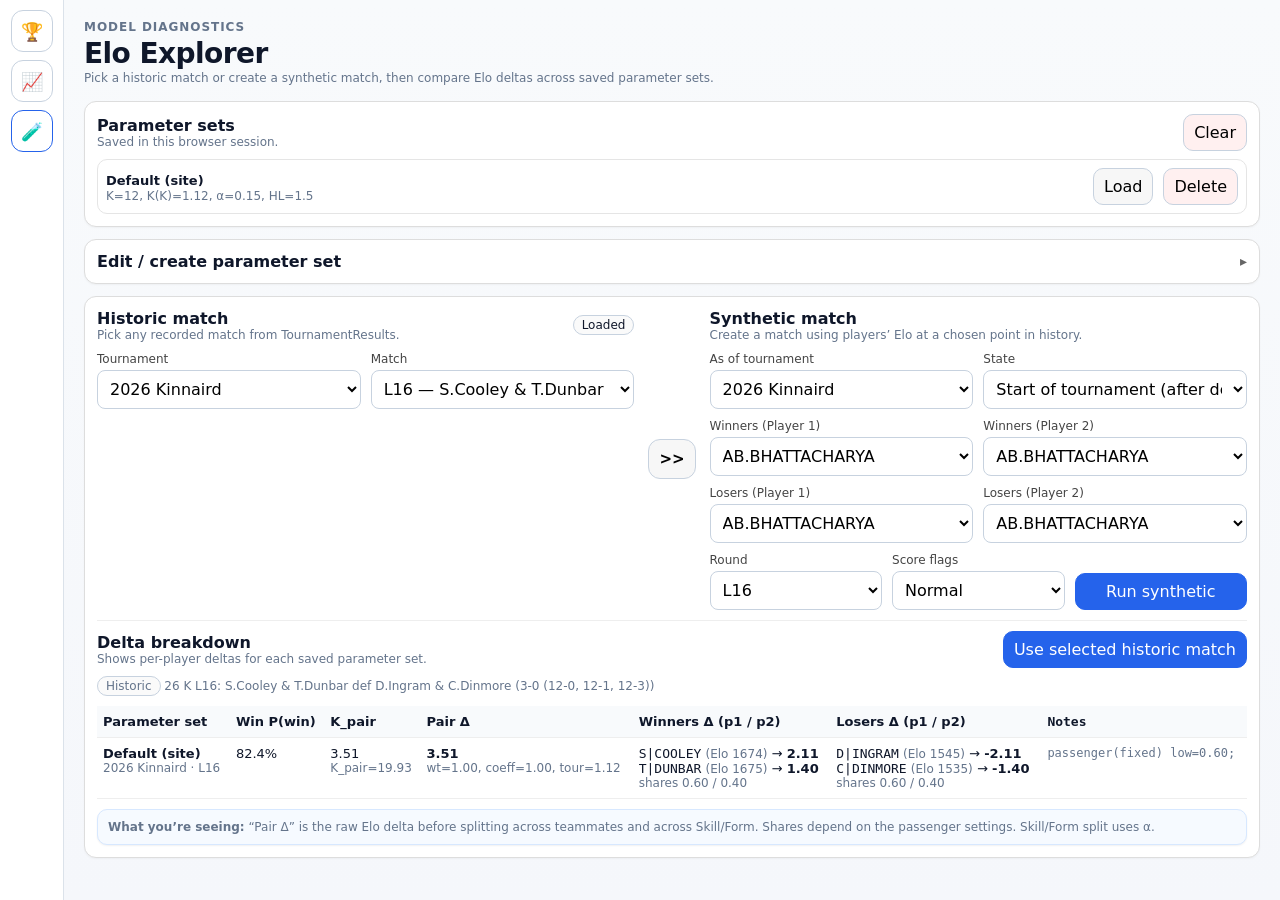
<file: docs/debug.html>
<!doctype html>
<html lang="en">
<head>
  <meta charset="utf-8" />
  <meta name="viewport" content="width=device-width,initial-scale=1" />
  <title>Elo Explorer — Eton Fives Rankings</title>
  <link rel="stylesheet" href="./styles.css" />
  <style>
    body { font-family: system-ui, -apple-system, Segoe UI, Roboto, Arial, sans-serif; margin: 0; }
    header { display:flex; align-items:center; justify-content:space-between; gap:12px; flex-wrap:wrap; }
    h1 { margin:0; }
    a { color: inherit; }
    .stack { display:grid; grid-template-columns: 1fr; gap:12px; align-items:start; }
    .card { border:1px solid #ddd; border-radius:12px; padding:12px; background:#fff; box-shadow: 0 1px 2px rgba(0,0,0,.04); }
    .row { display:flex; gap:10px; flex-wrap:wrap; align-items:center; }
    label { font-size:12px; color:#444; display:block; margin-bottom:4px; }
    input, select, button, textarea { font: inherit; }
    input[type="number"], input[type="text"], select { width: 100%; padding:8px; border:1px solid #ccc; border-radius:8px; }
    button { padding:8px 10px; border:1px solid #ccc; border-radius:10px; background:#f7f7f7; cursor:pointer; }
    button.primary { background:#111; color:#fff; border-color:#111; }
    button.danger { background:#fff0f0; border-color:#ffb3b3; }
    .muted { color:#666; font-size:12px; }
    .small { font-size:12px; }
    .grid2 { display:grid; grid-template-columns: 1fr 1fr; gap:10px; }
    .grid3 { display:grid; grid-template-columns: 1fr 1fr 1fr; gap:10px; }
    .mono { font-family: ui-monospace, SFMono-Regular, Menlo, Consolas, monospace; }
    .setpill { display:flex; align-items:center; justify-content:space-between; gap:8px; padding:8px; border:1px solid #e5e5e5; border-radius:10px; margin-top:8px; }
    .setpill strong { font-size:13px; }
    table { width:100%; border-collapse: collapse; font-size: 13px; }
    th, td { border-bottom:1px solid #eee; padding:8px 6px; vertical-align:top; }
    th { text-align:left; position:sticky; top:0; background:#fff; z-index:1; }
    .kpi { font-size: 12px; color:#333; }
    .kpi b { font-weight:700; }
    .twoCol { display:grid; grid-template-columns: 1fr auto 1fr; gap:14px; align-items: stretch; }
    .midBridge { display:flex; align-items:center; justify-content:center; }
    .bridgeBtn {
      min-width: 44px;
      height: 40px;
      border-radius: 12px;
      font-weight: 700;
      font-size: 15px;
    }
    @media (max-width: 980px){
      .twoCol{ grid-template-columns: 1fr; }
      .midBridge { justify-content:flex-start; }
    }
    .hr { height:1px; background:#eee; margin:10px 0; }
    .note { background:#f6faff; border:1px solid #d7e8ff; padding:10px; border-radius:10px; }
    .badge { display:inline-block; padding:2px 8px; border:1px solid #ddd; border-radius:999px; font-size:12px; background:#fafafa; }
    details.card summary {
      cursor: pointer;
      list-style: none;
      display:flex;
      align-items:center;
      justify-content:space-between;
      gap:10px;
      font-weight:700;
    }
    details.card summary::-webkit-details-marker { display:none; }
    details.card summary::after {
      content: "▸";
      font-size: 14px;
      color: #666;
      transition: transform .15s ease;
    }
    details.card[open] summary::after { transform: rotate(90deg); }
    .details-body { margin-top: 10px; }
    .toast-host {
      position: fixed;
      right: 16px;
      bottom: 16px;
      display: grid;
      gap: 8px;
      z-index: 1300;
      pointer-events: none;
    }
    .toast {
      pointer-events: auto;
      min-width: 240px;
      max-width: min(86vw, 380px);
      border: 1px solid #dbe2ea;
      border-left: 4px solid #2563eb;
      background: #fff;
      color: #0f172a;
      border-radius: 12px;
      padding: 10px 12px;
      box-shadow: 0 8px 24px rgba(15, 23, 42, 0.12);
      opacity: 0;
      transform: translateY(10px);
      animation: toast-in .18s ease forwards;
      font-size: 13px;
      line-height: 1.35;
    }
    .toast.warn { border-left-color: #d97706; }
    .toast.err { border-left-color: #dc2626; }
    @keyframes toast-in {
      to { opacity: 1; transform: translateY(0); }
    }
    @keyframes toast-out {
      to { opacity: 0; transform: translateY(8px); }
    }
  </style>
</head>
<body class="app-shell">
<div class="dashboard-shell">
  <aside class="sidebar" aria-label="Primary navigation">
    <a class="sidebar-link" href="./index.html" title="Rankings" aria-label="Rankings">🏆</a>
    <a class="sidebar-link" href="./graph.html" title="Graph" aria-label="Graph">📈</a>
    <a class="sidebar-link" href="./debug.html" aria-current="page" title="Elo Explorer" aria-label="Elo Explorer">🧪</a>
  </aside>

  <main class="dashboard-main">
<header class="page-header">
  <div>
    <div class="page-eyebrow">Model Diagnostics</div>
    <h1>Elo Explorer</h1>
    <div class="muted page-subtitle">Pick a historic match or create a synthetic match, then compare Elo deltas across saved parameter sets.</div>
  </div>
</header>

<div class="stack" style="margin-top:12px;">
  <section class="card">
    <div class="row" style="justify-content:space-between;">
      <div><strong>Parameter sets</strong><div class="muted">Saved in this browser session.</div></div>
      <button id="btnReset" class="danger" title="Clear all saved sets">Clear</button>
    </div>
    <div id="setList"></div>
  </section>

  <details class="card">
    <summary>Edit / create parameter set</summary>
    <div class="details-body">
      <div class="muted">Change values, then save as a named set. Default matches the site’s current Elo settings.</div>

      <div class="grid2" style="margin-top:10px;">
      <div>
        <label>K base</label>
        <input id="p_kBase" type="number" step="0.1">
      </div>
      <div>
        <label>Kinnaird K mult</label>
        <input id="p_kKinnaird" type="number" step="0.01">
      </div>

      <div>
        <label>Skill share (α)</label>
        <input id="p_skillShare" type="number" step="0.01" min="0" max="1">
      </div>
      <div>
        <label>Form half-life (years)</label>
        <input id="p_formHL" type="number" step="0.1" min="0.1">
      </div>

      <div>
        <label>Sigma new</label>
        <input id="p_sigNew" type="number" step="1">
      </div>
      <div>
        <label>Sigma est floor</label>
        <input id="p_sigEst" type="number" step="1">
      </div>

      <div>
        <label>Sigma max</label>
        <input id="p_sigMax" type="number" step="1">
      </div>
      <div>
        <label>Inactive +sigma / year</label>
        <input id="p_sigInact" type="number" step="1">
      </div>

      <div>
        <label>Sigma after match ×</label>
        <input id="p_sigAfter" type="number" step="0.01" min="0.1" max="1">
      </div>
      <div>
        <label>K_eff factor denom</label>
        <input id="p_kDenom" type="number" step="1">
      </div>

      <div>
        <label>Entry bonus opponent Elo</label>
        <input id="p_entryOpp" type="number" step="1">
      </div>
      <div>
        <label>Qualify bonus uses avg NQ (on/off)</label>
        <select id="p_qualUseAvg">
          <option value="1">On</option>
          <option value="0">Off (use entryOpp)</option>
        </select>
      </div>
    </div>

    <div class="hr"></div>
    <div><strong>Round weights</strong></div>
    <div class="grid2" style="margin-top:10px;">
      <div><label>L16</label><input id="p_wL16" type="number" step="0.01"></div>
      <div><label>QF</label><input id="p_wQF" type="number" step="0.01"></div>
      <div><label>SF</label><input id="p_wSF" type="number" step="0.01"></div>
      <div><label>F</label><input id="p_wF" type="number" step="0.01"></div>
    </div>

    <div class="hr"></div>
    <div><strong>Passenger split</strong> <span class="muted">(doubles attribution)</span></div>
    <div class="grid2" style="margin-top:10px;">
      <div>
        <label>Mode</label>
        <select id="p_passMode">
          <option value="prop">Proportional (gap-based)</option>
          <option value="fixed">Fixed 60/40 (legacy)</option>
        </select>
      </div>
      <div>
        <label>Fixed lower-share</label>
        <input id="p_passFixedLow" type="number" step="0.01" min="0" max="0.5">
      </div>
      <div>
        <label>Max bias (prop mode)</label>
        <input id="p_passMaxBias" type="number" step="0.01" min="0" max="0.49">
      </div>
      <div>
        <label>Diff scale (Elo) (prop mode)</label>
        <input id="p_passDiffScale" type="number" step="1" min="1">
      </div>
    </div>

    <div class="hr"></div>
    <div class="row">
      <div style="flex:1;">
        <label>Set name</label>
        <input id="setName" type="text" placeholder="e.g. Default / High K / Fast decay">
      </div>
      <div style="align-self:flex-end;">
        <button id="btnSave" class="primary">Save set</button>
      </div>
    </div>

    <div class="note" style="margin-top:10px;">
      <div class="small"><b>Tip:</b> Create two or three parameter sets (e.g. “Default”, “High K”, “Fast form decay”), then switch matches to see how they behave.</div>
    </div>
    </div>
  </details>

  <section class="card">
    <div class="twoCol">
      <section>
        <div class="row" style="justify-content:space-between;">
          <div><strong>Historic match</strong><div class="muted">Pick any recorded match from TournamentResults.</div></div>
          <span class="badge" id="dataStatus">Loading…</span>
        </div>
        <div class="grid2" style="margin-top:10px;">
          <div>
            <label>Tournament</label>
            <select id="selTourn"></select>
          </div>
          <div>
            <label>Match</label>
            <select id="selMatch"></select>
          </div>
        </div>
      </section>

      <div class="midBridge" aria-hidden="true">
        <button id="btnCopyToSynthetic" class="bridgeBtn" type="button" title="Copy selected historic match to synthetic inputs">&gt;&gt;</button>
      </div>

      <section>
        <div><strong>Synthetic match</strong><div class="muted">Create a match using players’ Elo at a chosen point in history.</div></div>
        <div class="grid2" style="margin-top:10px;">
          <div>
            <label>As of tournament</label>
            <select id="synAsOf"></select>
          </div>
          <div>
            <label>State</label>
            <select id="synState">
              <option value="start">Start of tournament (after decay & inactivity, before bonuses)</option>
              <option value="end">End of tournament (after all matches)</option>
            </select>
          </div>
        </div>
        <div class="grid2" style="margin-top:10px;">
          <div>
            <label>Winners (Player 1)</label>
            <select id="synW1"></select>
          </div>
          <div>
            <label>Winners (Player 2)</label>
            <select id="synW2"></select>
          </div>
          <div>
            <label>Losers (Player 1)</label>
            <select id="synL1"></select>
          </div>
          <div>
            <label>Losers (Player 2)</label>
            <select id="synL2"></select>
          </div>
        </div>
        <div class="grid3" style="margin-top:10px;">
          <div>
            <label>Round</label>
            <select id="synRound">
              <option value="L16">L16</option>
              <option value="QF">QF</option>
              <option value="SF">SF</option>
              <option value="F">F</option>
            </select>
          </div>
          <div>
            <label>Score flags</label>
            <select id="synFlags">
              <option value="">Normal</option>
              <option value="wo">Walkover (w/o)</option>
              <option value="ret">Retirement (ret)</option>
            </select>
          </div>
          <div style="align-self:end;">
            <button id="btnRunSynthetic" class="primary" style="width:100%;">Run synthetic</button>
          </div>
        </div>
      </section>
    </div>

    <div class="hr"></div>

    <section>
      <div class="row" style="justify-content:space-between;">
        <div><strong>Delta breakdown</strong><div class="muted">Shows per-player deltas for each saved parameter set.</div></div>
        <div class="row">
          <button id="btnUseHistoric" class="primary">Use selected historic match</button>
        </div>
      </div>
      <div id="summary" class="muted" style="margin-top:8px;">Select a match to view deltas.</div>

      <div style="margin-top:10px; overflow:auto;">
        <table id="outTable">
          <thead>
            <tr>
              <th>Parameter set</th>
              <th>Win P(win)</th>
              <th>K_pair</th>
              <th>Pair Δ</th>
              <th>Winners Δ (p1 / p2)</th>
              <th>Losers Δ (p1 / p2)</th>
              <th class="mono">Notes</th>
            </tr>
          </thead>
          <tbody></tbody>
        </table>
      </div>

      <div class="note" style="margin-top:10px;">
        <div class="small"><b>What you’re seeing:</b> “Pair Δ” is the raw Elo delta before splitting across teammates and across Skill/Form. Shares depend on the passenger settings. Skill/Form split uses α.</div>
      </div>
    </section>
  </section>
</div>

<div id="toastHost" class="toast-host" aria-live="polite" aria-atomic="true"></div>
  </main>
</div>

<script>
/** -------- Session param sets -------- */
const STORAGE_KEY = "eloDebugParamSets_v1";
const DEBUG_VIEW_KEY = "eloDebugViewState_v1";
function loadSets(){
  try{ return JSON.parse(sessionStorage.getItem(STORAGE_KEY) || "[]"); }catch(e){ return []; }
}
function saveSets(sets){
  sessionStorage.setItem(STORAGE_KEY, JSON.stringify(sets));
}
function uid(){ return Math.random().toString(16).slice(2) + Date.now().toString(16); }

function readDebugViewState(){
  try{ return JSON.parse(localStorage.getItem(DEBUG_VIEW_KEY) || "null"); }catch(e){ return null; }
}
function saveDebugViewState(){
  const ids = ["selTourn","selMatch","synAsOf","synState","synW1","synW2","synL1","synL2","synRound","synFlags"];
  const state = {};
  for (const id of ids){
    const el = document.getElementById(id);
    if (!el) continue;
    state[id] = el.value;
  }
  try{ localStorage.setItem(DEBUG_VIEW_KEY, JSON.stringify(state)); }catch(e){}
}
function restoreDebugViewState(){
  const s = readDebugViewState();
  if (!s) return;

  if (s.selTourn) safeSetSelect("selTourn", s.selTourn);
  populateMatchSelect(document.getElementById("selTourn")?.value);

  if (s.selMatch != null) safeSetSelect("selMatch", String(s.selMatch));
  if (s.synAsOf) safeSetSelect("synAsOf", s.synAsOf);
  if (s.synState) safeSetSelect("synState", s.synState);
  if (s.synW1) safeSetSelect("synW1", s.synW1);
  if (s.synW2) safeSetSelect("synW2", s.synW2);
  if (s.synL1) safeSetSelect("synL1", s.synL1);
  if (s.synL2) safeSetSelect("synL2", s.synL2);
  if (s.synRound) safeSetSelect("synRound", s.synRound);
  if (s.synFlags !== undefined) safeSetSelect("synFlags", s.synFlags);
}

/** -------- Defaults (should match calc_rankings.py) -------- */
const DEFAULTS = {
  name: "Default (site)",
  kBase: 12.0,
  kKinnaird: 1.12,
  skillShare: 0.15,
  formHL: 1.5,
  sigNew: 350.0,
  sigEst: 120.0,
  sigMax: 400.0,
  sigInact: 50.0,
  sigAfter: 0.85,
  kDenom: 300.0,
  entryOpp: 1400.0,
  qualUseAvg: 1,
  wL16: 1.00,
  wQF: 1.06,
  wSF: 1.12,
  wF: 1.18,
  passMode: "fixed",
  passFixedLow: 0.60, // in legacy code lower-rated winner gets 0.60, higher-rated gets 0.40
  passMaxBias: 0.20,
  passDiffScale: 200
};

/** -------- Data loading -------- */
let TOURN_ORDER = []; // [{year, comp, key, compShort}]
let MATCHES = null;   // matches_latest.json object
let MATCH_INDEX = {}; // {tkey: [matchObj...]} in order

function parseTournamentResults(text){
  const lines = text.split(/\r?\n/);
  const out = [];
  const reHead = /^\s*(\d{4})\s+(Northern|Kinnaird|London)\s*$/i;
  for(const line of lines){
    const m = line.match(reHead);
    if(!m) continue;
    const year = parseInt(m[1],10);
    const comp = m[2][0].toUpperCase() + m[2].slice(1).toLowerCase();
    const yy = String(year).slice(-2);
    const compShort = comp==="Northern" ? "N" : (comp==="Kinnaird" ? "K" : "L");
    out.push({year, comp, key: `${yy} ${compShort}`, compShort});
  }
  // TournamentResults.txt is newest-first; we keep both orders.
  return out;
}
function compFromShort(c){
  if(c==="N") return "Northern";
  if(c==="K") return "Kinnaird";
  if(c==="L") return "London";
  return "";
}
function tournMult(params, comp){ 
  if(comp==="Kinnaird") return params.kKinnaird;
  return 1.0;
}
const COMP_ORDER = {Northern:0, Kinnaird:1, London:2};
function tIndex(year, comp){
  return year + ( (COMP_ORDER[comp] ?? 99) / 3.0 );
}

async function loadAll(){
  const [trTxt, matchesJson] = await Promise.all([
    fetch("./data/TournamentResults.txt").then(r=>r.text()),
    fetch("./data/matches_latest.json").then(r=>r.json())
  ]);
  MATCHES = matchesJson;
  TOURN_ORDER = Object.values(MATCHES.tournaments)
  .map(t => ({
    year: t.year,
    comp: t.comp,
    key: t.key,
    compShort: t.comp[0].toUpperCase() // "K", "L", "N"
  }))
  .sort((a, b) => {
    // sort newest year first
    if (b.year !== a.year) return b.year - a.year;

    // optional: sort comps in consistent order (K, N, L)
    const order = { K: 1, N: 2, L: 0 };
    return order[a.compShort] - order[b.compShort];
  });
  // Build match index using tournament keys in matches file
  MATCH_INDEX = {};
  for(const [tkey, tinfo] of Object.entries(MATCHES.tournaments || {})){
    MATCH_INDEX[tkey] = (tinfo.matches || []).map((m, idx)=>({ ...m, _idx: idx, _tkey: tkey, _year: tinfo.year, _comp: tinfo.comp }));
  }
  // Populate UI
  populateTournamentSelects();
  restoreDebugViewState();
  saveDebugViewState();
  document.getElementById("dataStatus").textContent = "Loaded";
}

function populateTournamentSelects(){
  // Build a chronological list from TournamentResults (oldest->newest) for simulation, but UI dropdown newest-first is nicer.
  const tournUI = [...TOURN_ORDER]; // newest-first as in file
  const selT = document.getElementById("selTourn");
  const synAsOf = document.getElementById("synAsOf");
  selT.innerHTML = "";
  synAsOf.innerHTML = "";

  for(const t of tournUI){
    // only include tournaments we have matches for
    if(!MATCH_INDEX[t.key]) continue;
    const opt = document.createElement("option");
    opt.value = t.key;
    opt.textContent = `${t.year} ${t.comp}`;
    selT.appendChild(opt);

    const opt2 = document.createElement("option");
    opt2.value = t.key;
    opt2.textContent = `${t.year} ${t.comp}`;
    synAsOf.appendChild(opt2);
  }
  selT.addEventListener("change", ()=>{
    populateMatchSelect(selT.value);
    saveDebugViewState();
  });
  populateMatchSelect(selT.value);

  // synAsOf.addEventListener("change", ()=>populatePlayerSelects());
  populatePlayerSelects();
}

function populateMatchSelect(tkey){
  const selM = document.getElementById("selMatch");
  selM.innerHTML = "";
  const matches = MATCH_INDEX[tkey] || [];
  matches.forEach((m, i)=>{
    const opt = document.createElement("option");
    const lab = `${m.round || ""} — ${m.winnerTeam} def ${m.loserTeam} (${m.score || ""})`;
    opt.value = String(i);
    opt.textContent = lab.length>120 ? lab.slice(0,117)+"…" : lab;
    selM.appendChild(opt);
  });
}

/** -------- Elo engine (JS mirror of calc_rankings.py core) -------- */
function eloExpected(rA, rB){
  return 1.0 / (1.0 + Math.pow(10.0, (rB - rA)/400.0));
}
function sigmaAfterMatch(params, sigma){
  return Math.max(params.sigEst, sigma * params.sigAfter);
}
function kEff(params, sigma){
  return params.kBase * (1.0 + sigma / params.kDenom);
}
function decayForm(params, st, t_idx){
  if(st.last_t == null){ st.last_t = t_idx; return; }
  const dt = t_idx - st.last_t;
  if(dt <= 0){ st.last_t = t_idx; return; }
  const hl = params.formHL;
  if(hl <= 0){ st.last_t = t_idx; return; }
  const factor = Math.pow(2.0, -dt / hl);
  st.form = st.form * factor;
  st.last_t = t_idx;
}
function applyInactivity(params, st, currentYear){
  if(st.last_year == null){ st.last_year = currentYear; return; }
  const gap = currentYear - st.last_year;
  if(gap <= 0){ st.last_year = currentYear; return; }
  let s = st.sigma;
  for(let i=0;i<gap;i++) s = Math.min(params.sigMax, s + params.sigInact);
  st.sigma = s;
  st.last_year = currentYear;
}
function rating(st, params){
  return st.skill + st.form;
}
function applyDelta(params, st, delta){
  const a = params.skillShare;
  st.skill += a * delta;
  st.form  += (1.0 - a) * delta;
}

// passenger split helper
function splitShares(params, r1, r2){
  if(params.passMode === "prop"){
    const diff = Math.abs(r1 - r2);
    const scale = Math.min(diff / Math.max(1, params.passDiffScale), 1.0);
    const bias = params.passMaxBias * scale;
    // stronger gets more for win, less for loss -> represent as "strongShareWin" and "strongShareLoss"
    const strongShareWin = 0.5 + bias;
    const weakShareWin = 0.5 - bias;
    return { mode:"prop", strongShareWin, weakShareWin };
  }
  // fixed legacy: lower-rated winner gets params.passFixedLow, higher gets 1-low
  const lowWin = params.passFixedLow;
  const highWin = 1.0 - lowWin;
  return { mode:"fixed", lowWin, highWin };
}

function roundWeight(params, roundCode){
  if(roundCode==="QF") return params.wQF;
  if(roundCode==="SF") return params.wSF;
  if(roundCode==="F") return params.wF;
  return params.wL16;
}

// retirement coeff mirroring python's simple parse (we'll approximate)
function retirementCoeff(score){
  if(!score || !String(score).toLowerCase().includes("ret")) return 1.0;
  // best effort: parse leading "X-Y" sets
  const m = String(score).match(/(\d+)\s*[-–]\s*(\d+)/);
  if(!m) return 0.50;
  const sw = parseInt(m[1],10), sl = parseInt(m[2],10);
  const target = 3;
  if(sw >= target) return 1.0;
  const progress = Math.max(0, Math.min(1, sw/target));
  return Math.max(0.25, Math.min(1.0, 0.25 + 0.75*progress));
}

function computeTournamentParticipants(tinfo){
  // entrants: anyone in matches + nq list + nqTeams
  const all = new Set();
  const nq = new Set();
  (tinfo.matches || []).forEach(m=>{
    (m.winners||[]).forEach(p=>all.add(p));
    (m.losers||[]).forEach(p=>all.add(p));
  });
  (tinfo.nq || []).forEach(p=>{ all.add(p); nq.add(p); });
  (tinfo.nqTeams || []).forEach(team=>{
    (team.players || []).forEach(p=>{ all.add(p); nq.add(p); });
  });
  const main = new Set([...all].filter(p=>!nq.has(p)));
  return {all, nq, main};
}

function makeInitialState(params, pkey, year, comp){
  const [ini, sur] = pkey.split("|");
  return {
    skill: 1500.0,
    form: 0.0,
    sigma: params.sigNew,
    last_year: year,
    last_t: tIndex(year, comp),
    Initial: ini,
    Surname: sur
  };
}

function getState(players, params, pkey, year, comp){
  if(!players.has(pkey)) players.set(pkey, makeInitialState(params, pkey, year, comp));
  const st = players.get(pkey);
  decayForm(params, st, tIndex(year, comp));
  applyInactivity(params, st, year);
  return st;
}

// Simulate all tournaments for one parameter set, returning state snapshots and match deltas
function simulate(params){
  const players = new Map();
  const tournList = [];
  for(const [tkey, tinfo] of Object.entries(MATCHES.tournaments || {})){
    const y = parseInt(tinfo.year,10);
    const comp = String(tinfo.comp||"");
    tournList.push({ y, o: (COMP_ORDER[comp] ?? 99), tkey, tinfo });
  }
  tournList.sort((a,b)=> (a.y-b.y) || (a.o-b.o) || a.tkey.localeCompare(b.tkey));

  const stateStart = {}; // tkey -> Map snapshot of {pkey: {skill,form,sigma}}
  const stateEnd = {};
  const deltas = {}; // tkey -> matchIdx -> breakdown

  for(const item of tournList){
    const {tkey, tinfo, y} = item;
    const comp = String(tinfo.comp||"");
    const tourMult = tournMult(params, comp);

    // ensure all participants have had decay/inactivity applied and capture start state
    const {all, nq, main} = computeTournamentParticipants(tinfo);
    for(const p of all){
      getState(players, params, p, y, comp);
    }
    // snapshot start
    stateStart[tkey] = {};
    for(const [p, st] of players.entries()){
      stateStart[tkey][p] = {skill: st.skill, form: st.form, sigma: st.sigma};
    }

    // Entry bonus: win vs entryOpp
    for(const p of all){
      const st = getState(players, params, p, y, comp);
      const r = rating(st, params);
      const e = eloExpected(r, params.entryOpp);
      const sigmaPair = st.sigma; // approximate for pseudo-match
      const k_pair = kEff(params, sigmaPair) * 1.0 * 1.0 * tourMult;
      const delta = k_pair * (1.0 - e);
      applyDelta(params, st, delta);
      st.sigma = sigmaAfterMatch(params, st.sigma);
      st.last_year = y;
    }

    // Qualify bonus: main draw gets win vs avg NQ rating
    let avgNQ = params.entryOpp;
    if(params.qualUseAvg){
      const nqRatings = [];
      for(const p of nq){
        const st = getState(players, params, p, y, comp);
        nqRatings.push(rating(st, params));
      }
      if(nqRatings.length) avgNQ = nqRatings.reduce((a,b)=>a+b,0)/nqRatings.length;
    }
    for(const p of main){
      const st = getState(players, params, p, y, comp);
      const r = rating(st, params);
      const e = eloExpected(r, avgNQ);
      const sigmaPair = st.sigma;
      const k_pair = kEff(params, sigmaPair) * 1.0 * 1.0 * tourMult;
      const delta = k_pair * (1.0 - e);
      applyDelta(params, st, delta);
      st.sigma = sigmaAfterMatch(params, st.sigma);
      st.last_year = y;
    }

    // Match updates
    const matches = tinfo.matches || [];
    deltas[tkey] = {};
    matches.forEach((m, idx)=>{
      const wt = roundWeight(params, m.round || "L16");
      let coeff = 1.0;
      const score = m.score || "";
      const sl = String(score).toLowerCase();
      if(/\b(w\/o|wo|walkover)\b/.test(sl)) coeff *= 0.25;
      if(/\bret\b/.test(sl)) coeff *= retirementCoeff(score);

      const winKeys = m.winners || [];
      const loseKeys = m.losers || [];
      if(winKeys.length!==2 || loseKeys.length!==2) return;

      const stW = winKeys.map(k=>getState(players, params, k, y, comp));
      const stL = loseKeys.map(k=>getState(players, params, k, y, comp));

      const rw = rating(stW[0], params) + rating(stW[1], params);
      const rl = rating(stL[0], params) + rating(stL[1], params);
      const sigmaPair = (stW[0].sigma + stW[1].sigma + stL[0].sigma + stL[1].sigma)/4.0;
      const k_pair = kEff(params, sigmaPair) * wt * coeff * tourMult;
      const e = eloExpected(rw, rl);
      const pairDelta = k_pair * (1.0 - e);

      // passenger split
      const rw1 = rating(stW[0], params), rw2 = rating(stW[1], params);
      const rl1 = rating(stL[0], params), rl2 = rating(stL[1], params);
      let wShare1=0.5, wShare2=0.5, lShare1=0.5, lShare2=0.5, note="";
      const psW = splitShares(params, rw1, rw2);
      if(psW.mode==="prop"){
        const w1Stronger = rw1>=rw2;
        const strongWin = psW.strongShareWin, weakWin = psW.weakShareWin;
        wShare1 = w1Stronger ? strongWin : weakWin;
        wShare2 = w1Stronger ? weakWin : strongWin;
        note += `passenger(prop) biasW=${(strongWin-0.5).toFixed(2)}; `;
      }else{
        // fixed: lower-rated winner gets lowWin
        const lowIs1 = rw1<=rw2;
        wShare1 = lowIs1 ? psW.lowWin : psW.highWin;
        wShare2 = lowIs1 ? psW.highWin : psW.lowWin;
        note += `passenger(fixed) low=${psW.lowWin.toFixed(2)}; `;
      }
      // losers: in prop mode, stronger loses less (computed per losing pair)
      const psL = splitShares(params, rl1, rl2);
      if(psL.mode==="prop"){
        const l1Stronger = rl1>=rl2;
        const biasL = psL.strongShareWin - 0.5;
        const strongLoss = 0.5 - biasL;
        const weakLoss = 0.5 + biasL;
        lShare1 = l1Stronger ? strongLoss : weakLoss;
        lShare2 = l1Stronger ? weakLoss : strongLoss;
        note += `biasL=${biasL.toFixed(2)}; `;
      }else{
        // fixed legacy: higher-rated loser loses more (mirrors python)
        const highIs1 = rl1>=rl2;
        lShare1 = highIs1 ? psL.lowWin : psL.highWin;
        lShare2 = highIs1 ? psL.highWin : psL.lowWin;
      }

      // capture pre ratings
      const pre = {
        w1:{r:rw1, skill:stW[0].skill, form:stW[0].form, sigma:stW[0].sigma},
        w2:{r:rw2, skill:stW[1].skill, form:stW[1].form, sigma:stW[1].sigma},
        l1:{r:rl1, skill:stL[0].skill, form:stL[0].form, sigma:stL[0].sigma},
        l2:{r:rl2, skill:stL[1].skill, form:stL[1].form, sigma:stL[1].sigma},
      };

      // apply deltas
      applyDelta(params, stW[0], pairDelta * wShare1);
      applyDelta(params, stW[1], pairDelta * wShare2);
      applyDelta(params, stL[0], -pairDelta * lShare1);
      applyDelta(params, stL[1], -pairDelta * lShare2);

      // sigma update
      [...stW, ...stL].forEach(st=>{
        st.sigma = sigmaAfterMatch(params, st.sigma);
        st.last_year = y;
      });

      // post ratings
      const post = {
        w1:{r:rating(stW[0],params), skill:stW[0].skill, form:stW[0].form, sigma:stW[0].sigma},
        w2:{r:rating(stW[1],params), skill:stW[1].skill, form:stW[1].form, sigma:stW[1].sigma},
        l1:{r:rating(stL[0],params), skill:stL[0].skill, form:stL[0].form, sigma:stL[0].sigma},
        l2:{r:rating(stL[1],params), skill:stL[1].skill, form:stL[1].form, sigma:stL[1].sigma},
      };

      deltas[tkey][idx] = {
        tkey, idx,
        comp, year:y, round:m.round||"L16",
        wt, coeff, tourMult,
        pairDelta, pWin: e,
        winKeys, loseKeys,
        shares:{wShare1,wShare2,lShare1,lShare2},
        pre, post,
        note: note.trim()
      };
    });

    // snapshot end
    stateEnd[tkey] = {};
    for(const [p, st] of players.entries()){
      stateEnd[tkey][p] = {skill: st.skill, form: st.form, sigma: st.sigma};
    }
  }

  return { stateStart, stateEnd, deltas };
}

/** -------- UI wiring -------- */
let PARAM_SETS = [];
let CACHE = new Map(); // setId -> simulation result
let ACTIVE_MATCH = null; // {kind:'historic'|'synthetic', ...}

function getEditorParams(){
  const p = {
    kBase: parseFloat(document.getElementById("p_kBase").value),
    kKinnaird: parseFloat(document.getElementById("p_kKinnaird").value),
    skillShare: parseFloat(document.getElementById("p_skillShare").value),
    formHL: parseFloat(document.getElementById("p_formHL").value),
    sigNew: parseFloat(document.getElementById("p_sigNew").value),
    sigEst: parseFloat(document.getElementById("p_sigEst").value),
    sigMax: parseFloat(document.getElementById("p_sigMax").value),
    sigInact: parseFloat(document.getElementById("p_sigInact").value),
    sigAfter: parseFloat(document.getElementById("p_sigAfter").value),
    kDenom: parseFloat(document.getElementById("p_kDenom").value),
    entryOpp: parseFloat(document.getElementById("p_entryOpp").value),
    qualUseAvg: parseInt(document.getElementById("p_qualUseAvg").value,10),
    wL16: parseFloat(document.getElementById("p_wL16").value),
    wQF: parseFloat(document.getElementById("p_wQF").value),
    wSF: parseFloat(document.getElementById("p_wSF").value),
    wF: parseFloat(document.getElementById("p_wF").value),
    passMode: document.getElementById("p_passMode").value,
    passFixedLow: parseFloat(document.getElementById("p_passFixedLow").value),
    passMaxBias: parseFloat(document.getElementById("p_passMaxBias").value),
    passDiffScale: parseFloat(document.getElementById("p_passDiffScale").value)
  };
  return p;
}
function setEditorFromParams(p){
  document.getElementById("p_kBase").value = p.kBase;
  document.getElementById("p_kKinnaird").value = p.kKinnaird;
  document.getElementById("p_skillShare").value = p.skillShare;
  document.getElementById("p_formHL").value = p.formHL;
  document.getElementById("p_sigNew").value = p.sigNew;
  document.getElementById("p_sigEst").value = p.sigEst;
  document.getElementById("p_sigMax").value = p.sigMax;
  document.getElementById("p_sigInact").value = p.sigInact;
  document.getElementById("p_sigAfter").value = p.sigAfter;
  document.getElementById("p_kDenom").value = p.kDenom;
  document.getElementById("p_entryOpp").value = p.entryOpp;
  document.getElementById("p_qualUseAvg").value = String(p.qualUseAvg ?? 1);
  document.getElementById("p_wL16").value = p.wL16;
  document.getElementById("p_wQF").value = p.wQF;
  document.getElementById("p_wSF").value = p.wSF;
  document.getElementById("p_wF").value = p.wF;
  document.getElementById("p_passMode").value = p.passMode || "prop";
  document.getElementById("p_passFixedLow").value = p.passFixedLow;
  document.getElementById("p_passMaxBias").value = p.passMaxBias;
  document.getElementById("p_passDiffScale").value = p.passDiffScale;
}

function renderSetList(){
  const el = document.getElementById("setList");
  el.innerHTML = "";
  if(!PARAM_SETS.length){
    el.innerHTML = '<div class="muted" style="margin-top:8px;">No saved sets yet. Save “Default (site)” to start.</div>';
    return;
  }
  for(const s of PARAM_SETS){
    const div = document.createElement("div");
    div.className = "setpill";
    div.innerHTML = `<div><strong>${escapeHtml(s.name)}</strong><div class="muted small">K=${s.params.kBase}, K(K)=${s.params.kKinnaird}, α=${s.params.skillShare}, HL=${s.params.formHL}</div></div>`;
    const right = document.createElement("div");
    right.className="row";
    const btnUse = document.createElement("button");
    btnUse.textContent = "Load";
    btnUse.title = "Load into editor";
    btnUse.onclick = ()=>{ setEditorFromParams(s.params); document.getElementById("setName").value = s.name; };
    const btnDel = document.createElement("button");
    btnDel.textContent = "Delete";
    btnDel.className="danger";
    btnDel.onclick = ()=>{
      PARAM_SETS = PARAM_SETS.filter(x=>x.id!==s.id);
      saveSets(PARAM_SETS);
      CACHE.delete(s.id);
      renderSetList();
      renderOutput();
    };
    right.appendChild(btnUse);
    right.appendChild(btnDel);
    div.appendChild(right);
    el.appendChild(div);
  }
}

function ensureDefaultSet(){
  if(PARAM_SETS.length) return;
  const d = {id: uid(), name: DEFAULTS.name, params: {...DEFAULTS}};
  PARAM_SETS.push(d);
  saveSets(PARAM_SETS);
}

function escapeHtml(s){ return String(s).replace(/[&<>"]/g, c=>({ "&":"&amp;","<":"&lt;",">":"&gt;",'"':"&quot;" }[c])); }

function showToast(message, type="ok"){
  const host = document.getElementById("toastHost");
  if(!host) return;
  const t = document.createElement("div");
  t.className = `toast ${type === "warn" ? "warn" : (type === "err" ? "err" : "")}`.trim();
  t.textContent = String(message || "Done");
  host.appendChild(t);
  const life = 2600;
  window.setTimeout(()=>{
    t.style.animation = "toast-out .18s ease forwards";
    window.setTimeout(()=> t.remove(), 220);
  }, life);
}

function inferFlagsFromScore(score){
  const s = String(score || "").toLowerCase();
  if(/\b(w\/o|wo|walkover)\b/.test(s)) return "wo";
  if(/\bret\b/.test(s)) return "ret";
  return "";
}

function safeSetSelect(id, value){
  const sel = document.getElementById(id);
  if(!sel) return false;
  const exists = Array.from(sel.options || []).some(o => o.value === value);
  if(!exists) return false;
  sel.value = value;
  return true;
}

function copyHistoricToSynthetic(){
  const sel = historicSelection();
  if(!sel || !sel.match){
    showToast("No historic match selected", "warn");
    return;
  }
  const m = sel.match;
  const wins = Array.isArray(m.winners) ? m.winners : [];
  const losses = Array.isArray(m.losers) ? m.losers : [];
  if(wins.length < 2 || losses.length < 2){
    showToast("Historic match does not contain two complete pairs", "warn");
    return;
  }

  const okT = safeSetSelect("synAsOf", sel.tkey);
  const okW1 = safeSetSelect("synW1", wins[0]);
  const okW2 = safeSetSelect("synW2", wins[1]);
  const okL1 = safeSetSelect("synL1", losses[0]);
  const okL2 = safeSetSelect("synL2", losses[1]);
  const okR = safeSetSelect("synRound", (m.round || "L16"));
  safeSetSelect("synFlags", inferFlagsFromScore(m.score || ""));

  if(!(okT && okW1 && okW2 && okL1 && okL2 && okR)){
    saveDebugViewState();
    showToast("Copied partially: some fields were unavailable in synthetic options", "warn");
    return;
  }
  saveDebugViewState();
  showToast("Copied historic match to synthetic inputs", "ok");
}

function populatePlayerSelects(){
  // Use a broad list of players from matches data (union across tournaments)
  const players = new Set();
  for(const tinfo of Object.values(MATCHES.tournaments || {})){
    const {all} = computeTournamentParticipants(tinfo);
    for(const p of all) players.add(p);
  }
  const list = [...players].sort();
  const selects = ["synW1","synW2","synL1","synL2"].map(id=>document.getElementById(id));
  for(const sel of selects){
    sel.innerHTML = "";
    for(const p of list){
      const opt = document.createElement("option");
      opt.value = p;
      opt.textContent = p.replace("|",".");
      sel.appendChild(opt);
    }
  }
}

function historicSelection(){
  const tkey = document.getElementById("selTourn").value;
  const midx = parseInt(document.getElementById("selMatch").value,10);
  const m = (MATCH_INDEX[tkey] || [])[midx];
  if(!m) return null;
  return { kind:"historic", tkey, midx, match:m };
}

function syntheticSelection(){
  const tkey = document.getElementById("synAsOf").value;
  const state = document.getElementById("synState").value; // start|end
  const winKeys = [document.getElementById("synW1").value, document.getElementById("synW2").value];
  const loseKeys = [document.getElementById("synL1").value, document.getElementById("synL2").value];
  const round = document.getElementById("synRound").value;
  const flags = document.getElementById("synFlags").value;
  return { kind:"synthetic", tkey, state, winKeys, loseKeys, round, flags };
}

function computeSyntheticDelta(sim, params, syn){
  // Take player states at chosen tournament state, then compute delta for one match without mutating sim.
  const tinfo = MATCHES.tournaments[syn.tkey];
  if(!tinfo) return null;
  const year = parseInt(tinfo.year,10);
  const comp = String(tinfo.comp||"");
  const tourMult = tournMult(params, comp);
  const snap = (syn.state==="end" ? sim.stateEnd[syn.tkey] : sim.stateStart[syn.tkey]) || {};
  function stFrom(pkey){
    const s = snap[pkey] || {skill:1500, form:0, sigma: params.sigNew};
    return { skill:s.skill, form:s.form, sigma:s.sigma };
  }
  const stW = syn.winKeys.map(stFrom);
  const stL = syn.loseKeys.map(stFrom);
  const rw = (stW[0].skill+stW[0].form) + (stW[1].skill+stW[1].form);
  const rl = (stL[0].skill+stL[0].form) + (stL[1].skill+stL[1].form);
  const sigmaPair = (stW[0].sigma + stW[1].sigma + stL[0].sigma + stL[1].sigma)/4.0;
  const wt = roundWeight(params, syn.round);
  let coeff = 1.0;
  if(syn.flags==="wo") coeff *= 0.25;
  if(syn.flags==="ret") coeff *= retirementCoeff("2-1 ret");
  const k_pair = kEff(params, sigmaPair) * wt * coeff * tourMult;
  const e = eloExpected(rw, rl);
  const pairDelta = k_pair * (1.0 - e);

  // passenger shares
  const rw1 = stW[0].skill+stW[0].form, rw2 = stW[1].skill+stW[1].form;
  const rl1 = stL[0].skill+stL[0].form, rl2 = stL[1].skill+stL[1].form;
  const psW = splitShares(params, rw1, rw2);
  const psL = splitShares(params, rl1, rl2);
  let wShare1=0.5,wShare2=0.5,lShare1=0.5,lShare2=0.5,note="";
  if(psW.mode==="prop"){
    const w1Stronger = rw1>=rw2;
    wShare1 = w1Stronger ? psW.strongShareWin : psW.weakShareWin;
    wShare2 = w1Stronger ? psW.weakShareWin : psW.strongShareWin;
    const biasW = psW.strongShareWin - 0.5;
    const l1Stronger = rl1>=rl2;
    const biasL = psL.strongShareWin - 0.5;
    const strongLoss = 0.5 - biasL;
    const weakLoss = 0.5 + biasL;
    lShare1 = l1Stronger ? strongLoss : weakLoss;
    lShare2 = l1Stronger ? weakLoss : strongLoss;
    note = `passenger(prop) biasW=${biasW.toFixed(2)} biasL=${biasL.toFixed(2)}`;
  }else{
    const lowIs1 = rw1<=rw2;
    wShare1 = lowIs1 ? psW.lowWin : psW.highWin;
    wShare2 = lowIs1 ? psW.highWin : psW.lowWin;
    const highIs1 = rl1>=rl2;
    lShare1 = highIs1 ? psL.lowWin : psL.highWin;
    lShare2 = highIs1 ? psL.highWin : psL.lowWin;
    note = `passenger(fixed)`;
  }


  return {
    tkey: syn.tkey, idx: -1, year, comp, round: syn.round,
    wt, coeff, tourMult, pairDelta, pWin: e,
    winKeys: syn.winKeys, loseKeys: syn.loseKeys,
    shares:{wShare1,wShare2,lShare1,lShare2},
    pre:{
      w1:{r:rw1, skill:stW[0].skill, form:stW[0].form, sigma:stW[0].sigma},
      w2:{r:rw2, skill:stW[1].skill, form:stW[1].form, sigma:stW[1].sigma},
      l1:{r:rl1, skill:stL[0].skill, form:stL[0].form, sigma:stL[0].sigma},
      l2:{r:rl2, skill:stL[1].skill, form:stL[1].form, sigma:stL[1].sigma},
    },
    post:null,
    note
  };
}

function renderOutput(){
  const tbody = document.querySelector("#outTable tbody");
  tbody.innerHTML = "";
  if(!ACTIVE_MATCH){
    document.getElementById("summary").textContent = "Select a match (historic or synthetic) to view deltas.";
    return;
  }
  document.getElementById("summary").innerHTML = `<span class="badge">${ACTIVE_MATCH.kind==="historic" ? "Historic" : "Synthetic"}</span> ${escapeHtml(ACTIVE_MATCH.title)}`;

  for(const set of PARAM_SETS){
    // simulate (cached)
    let sim = CACHE.get(set.id);
    if(!sim || sim._hash !== JSON.stringify(set.params)){
      sim = simulate(set.params);
      sim._hash = JSON.stringify(set.params);
      CACHE.set(set.id, sim);
    }

    let b = null;
    if(ACTIVE_MATCH.kind==="historic"){
      b = (sim.deltas[ACTIVE_MATCH.tkey] || {})[ACTIVE_MATCH.midx] || null;
    }else{
      b = computeSyntheticDelta(sim, set.params, ACTIVE_MATCH.syn);
    }
    if(!b){
      const tr = document.createElement("tr");
      tr.innerHTML = `<td><b>${escapeHtml(set.name)}</b></td><td colspan="6" class="muted">No breakdown available (match not found / incomplete teams).</td>`;
      tbody.appendChild(tr);
      continue;
    }

    const w1 = b.winKeys[0], w2=b.winKeys[1], l1=b.loseKeys[0], l2=b.loseKeys[1];
    const pairDelta = b.pairDelta;
    const wD1 = pairDelta * b.shares.wShare1;
    const wD2 = pairDelta * b.shares.wShare2;
    const lD1 = -pairDelta * b.shares.lShare1;
    const lD2 = -pairDelta * b.shares.lShare2;

    const tr = document.createElement("tr");
    tr.innerHTML = `
      <td><b>${escapeHtml(set.name)}</b><div class="muted small">${escapeHtml(b.year+" "+b.comp)} · ${escapeHtml(b.round)}</div></td>
      <td>${(b.pWin*100).toFixed(1)}%</td>
      <td>${b.pairDelta ? ( (Math.abs(pairDelta) / Math.abs(1.0-b.pWin+1e-9)) ? b.pairDelta.toFixed(2) : b.pairDelta.toFixed(2) ) : b.pairDelta.toFixed(2)}<div class="muted small">K_pair=${( (pairDelta)/(1.0-b.pWin) ).toFixed(2)}</div></td>
      <td><b>${pairDelta.toFixed(2)}</b><div class="muted small">wt=${b.wt.toFixed(2)}, coeff=${b.coeff.toFixed(2)}, tour=${b.tourMult.toFixed(2)}</div></td>
      <td>
        <div><span class="mono">${escapeHtml(w1)}</span> <span class="muted small">(Elo ${b.pre.w1.r.toFixed(0)})</span> → <b>${wD1.toFixed(2)}</b></div>
        <div><span class="mono">${escapeHtml(w2)}</span> <span class="muted small">(Elo ${b.pre.w2.r.toFixed(0)})</span> → <b>${wD2.toFixed(2)}</b></div>
        <div class="muted small">shares ${b.shares.wShare1.toFixed(2)} / ${b.shares.wShare2.toFixed(2)}</div>
      </td>
      <td>
        <div><span class="mono">${escapeHtml(l1)}</span> <span class="muted small">(Elo ${b.pre.l1.r.toFixed(0)})</span> → <b>${lD1.toFixed(2)}</b></div>
        <div><span class="mono">${escapeHtml(l2)}</span> <span class="muted small">(Elo ${b.pre.l2.r.toFixed(0)})</span> → <b>${lD2.toFixed(2)}</b></div>
        <div class="muted small">shares ${b.shares.lShare1.toFixed(2)} / ${b.shares.lShare2.toFixed(2)}</div>
      </td>
      <td class="mono small">${escapeHtml(b.note || "")}</td>
    `;
    tbody.appendChild(tr);
  }
}

function setActiveMatchHistoric(sel){
  const m = sel.match;
  const title = `${sel.tkey} ${m.round||""}: ${m.winnerTeam} def ${m.loserTeam} (${m.score||""})`;
  ACTIVE_MATCH = {kind:"historic", tkey: sel.tkey, midx: sel.midx, title};
  renderOutput();
}
function setActiveMatchSynthetic(syn){
  const title = `${syn.tkey} ${syn.round}: ${syn.winKeys.map(x=>x.replace("|",".")).join(" & ")} vs ${syn.loseKeys.map(x=>x.replace("|",".")).join(" & ")} (${syn.state})`;
  ACTIVE_MATCH = {kind:"synthetic", syn, title};
  renderOutput();
}

function hookUI(){
  // init sets
  PARAM_SETS = loadSets();
  ensureDefaultSet();
  saveSets(PARAM_SETS);
  renderSetList();
  setEditorFromParams(PARAM_SETS[0].params);
  document.getElementById("setName").value = PARAM_SETS[0].name;

  document.getElementById("btnSave").addEventListener("click", ()=>{
    const name = (document.getElementById("setName").value || "").trim() || "Unnamed";
    const params = getEditorParams();
    // overwrite if same name exists
    const existing = PARAM_SETS.find(s=>s.name===name);
    if(existing){
      existing.params = params;
      CACHE.delete(existing.id);
    }else{
      PARAM_SETS.push({id: uid(), name, params});
    }
    saveSets(PARAM_SETS);
    renderSetList();
    renderOutput();
  });

  document.getElementById("btnReset").addEventListener("click", ()=>{
    if(!confirm("Clear all saved parameter sets for this session?")) return;
    PARAM_SETS = [];
    CACHE.clear();
    saveSets(PARAM_SETS);
    ensureDefaultSet();
    saveSets(PARAM_SETS);
    renderSetList();
    renderOutput();
  });

  document.getElementById("btnUseHistoric").addEventListener("click", ()=>{
    const sel = historicSelection();
    if(!sel) return;
    setActiveMatchHistoric(sel);
  });


  ["selMatch","synAsOf","synState","synW1","synW2","synL1","synL2","synRound","synFlags"]
    .forEach(id => document.getElementById(id)?.addEventListener("change", saveDebugViewState));
  document.getElementById("btnRunSynthetic").addEventListener("click", ()=>{
    const syn = syntheticSelection();
    setActiveMatchSynthetic(syn);
  });

  document.getElementById("btnCopyToSynthetic")?.addEventListener("click", copyHistoricToSynthetic);
}

document.addEventListener("DOMContentLoaded", async ()=>{
  hookUI();
  try{
    await loadAll();
    // default active match
    const sel = historicSelection();
    if(sel) setActiveMatchHistoric(sel);
  }catch(e){
    console.error(e);
    document.getElementById("dataStatus").textContent = "Load error";
    document.getElementById("dataStatus").style.background = "#fff0f0";
  }
});
</script>
</body>
</html>
</file>
<file: docs/styles.css>
:root {
  --bg: #f5f7fb;
  --surface: #ffffff;
  --surface-2: #f8fafc;
  --text: #0f172a;
  --muted: #64748b;
  --border: #dbe2ea;
  --border-strong: #c7d2df;
  --accent: #2563eb;
  --accent-strong: #1d4ed8;
  --shadow-sm: 0 1px 2px rgba(15, 23, 42, 0.06);
  --shadow-md: 0 8px 24px rgba(15, 23, 42, 0.08);
  --radius-sm: 10px;
  --radius-md: 14px;
  --radius-lg: 18px;
}

* { box-sizing: border-box; }

body.app-shell {
  background: linear-gradient(180deg, #f8fafc 0%, var(--bg) 100%);
  color: var(--text);
  margin: 0;
  padding: 0;
}

.dashboard-shell {
  min-height: 100vh;
  display: grid;
  grid-template-columns: 64px minmax(0, 1fr);
}

.sidebar {
  position: sticky;
  top: 0;
  height: 100vh;
  border-right: 1px solid var(--border);
  background: var(--surface);
  display: flex;
  flex-direction: column;
  align-items: center;
  gap: 8px;
  padding: 10px 8px;
}

.sidebar-link {
  width: 42px;
  height: 42px;
  border: 1px solid var(--border-strong);
  border-radius: 12px;
  display: inline-flex;
  align-items: center;
  justify-content: center;
  text-decoration: none;
  background: var(--surface);
  color: var(--text);
  font-size: 18px;
}

.sidebar-link:hover {
  background: var(--surface-2);
}

.sidebar-link[aria-current="page"] {
  border-color: var(--accent);
  color: var(--accent);
}

.dashboard-main {
  padding: 20px;
}

h1, h2, h3 { letter-spacing: -0.02em; color: var(--text); }

.page-header h1 {
  margin: 0;
  font-size: clamp(24px, 3.6vw, 28px);
  line-height: 1.15;
}

.row { display: flex; gap: 10px; align-items: center; flex-wrap: wrap; }

.page-header {
  display: flex;
  align-items: flex-start;
  justify-content: space-between;
  gap: 14px;
  flex-wrap: wrap;
  margin-bottom: 14px;
}

.page-eyebrow {
  font-size: 12px;
  font-weight: 600;
  letter-spacing: 0.08em;
  text-transform: uppercase;
  color: var(--muted);
  margin-bottom: 4px;
}

.page-header .page-subtitle {
  color: var(--muted) !important;
  font-size: 12px;
  line-height: 1.4;
}


.header-tools {
  display: flex;
  gap: 8px;
  flex-wrap: wrap;
  align-items: center;
}

.nav-pill {
  text-decoration: none;
  font-size: 13px;
  line-height: 1;
  padding: 8px 10px;
  border: 1px solid var(--border-strong);
  border-radius: 999px;
  background: var(--surface);
  color: var(--text);
}

.nav-pill:hover { background: var(--surface-2); }

.section-card {
  border: 1px solid var(--border);
  border-radius: var(--radius-md);
  background: var(--surface);
  box-shadow: var(--shadow-sm);
  padding: 12px;
  margin-bottom: 12px;
}

.meta, .muted, .small { color: var(--muted) !important; }

.table-wrap,
.card,
.legendBox,
.advanced,
.modal,
.player-drawer,
.note {
  background: var(--surface);
  border: 1px solid var(--border);
  box-shadow: var(--shadow-sm);
}

button,
.actions a,
.actions button,
.tabbtn,
.peakBtn,
.drawer-actions button,
.close,
.badge,
.chip {
  border-color: var(--border-strong) !important;
  background: var(--surface);
}

button:hover,
.actions a:hover,
.actions button:hover,
.tabbtn:hover,
.peakBtn:hover,
.drawer-actions button:hover,
.close:hover {
  background: var(--surface-2) !important;
}

button.primary,
.segmented button[aria-pressed="true"] {
  background: var(--accent) !important;
  color: #fff !important;
  border-color: var(--accent) !important;
}

button.primary:hover,
.segmented button[aria-pressed="true"]:hover {
  background: var(--accent-strong) !important;
  border-color: var(--accent-strong) !important;
}

input,
select,
textarea {
  border-color: var(--border-strong) !important;
  background: #fff;
}

input:focus,
select:focus,
button:focus-visible,
a:focus-visible {
  outline: 2px solid rgba(37, 99, 235, 0.25);
  outline-offset: 1px;
}

#rankings thead th,
table thead th {
  background: #f8fafc !important;
}

#rankings tbody tr:hover td {
  box-shadow: inset 0 0 0 9999px rgb(150 152 182 / 16%);
}

.actions { gap: 8px !important; }

.player-drawer .close,
.player-drawer .compare-row select,
.player-drawer .compare-row button {
  height: 38px;
  border-radius: 10px;
}

.player-drawer .compare-row button {
  border: 1px solid var(--accent) !important;
  background: var(--accent) !important;
  color: #fff !important;
}

.player-drawer .compare-row button:hover {
  border-color: var(--accent-strong) !important;
  background: var(--accent-strong) !important;
}

@media (max-width: 900px) {
  .dashboard-shell {
    grid-template-columns: 56px minmax(0, 1fr);
  }

  .dashboard-main {
    padding: 14px;
  }
}
</file>
